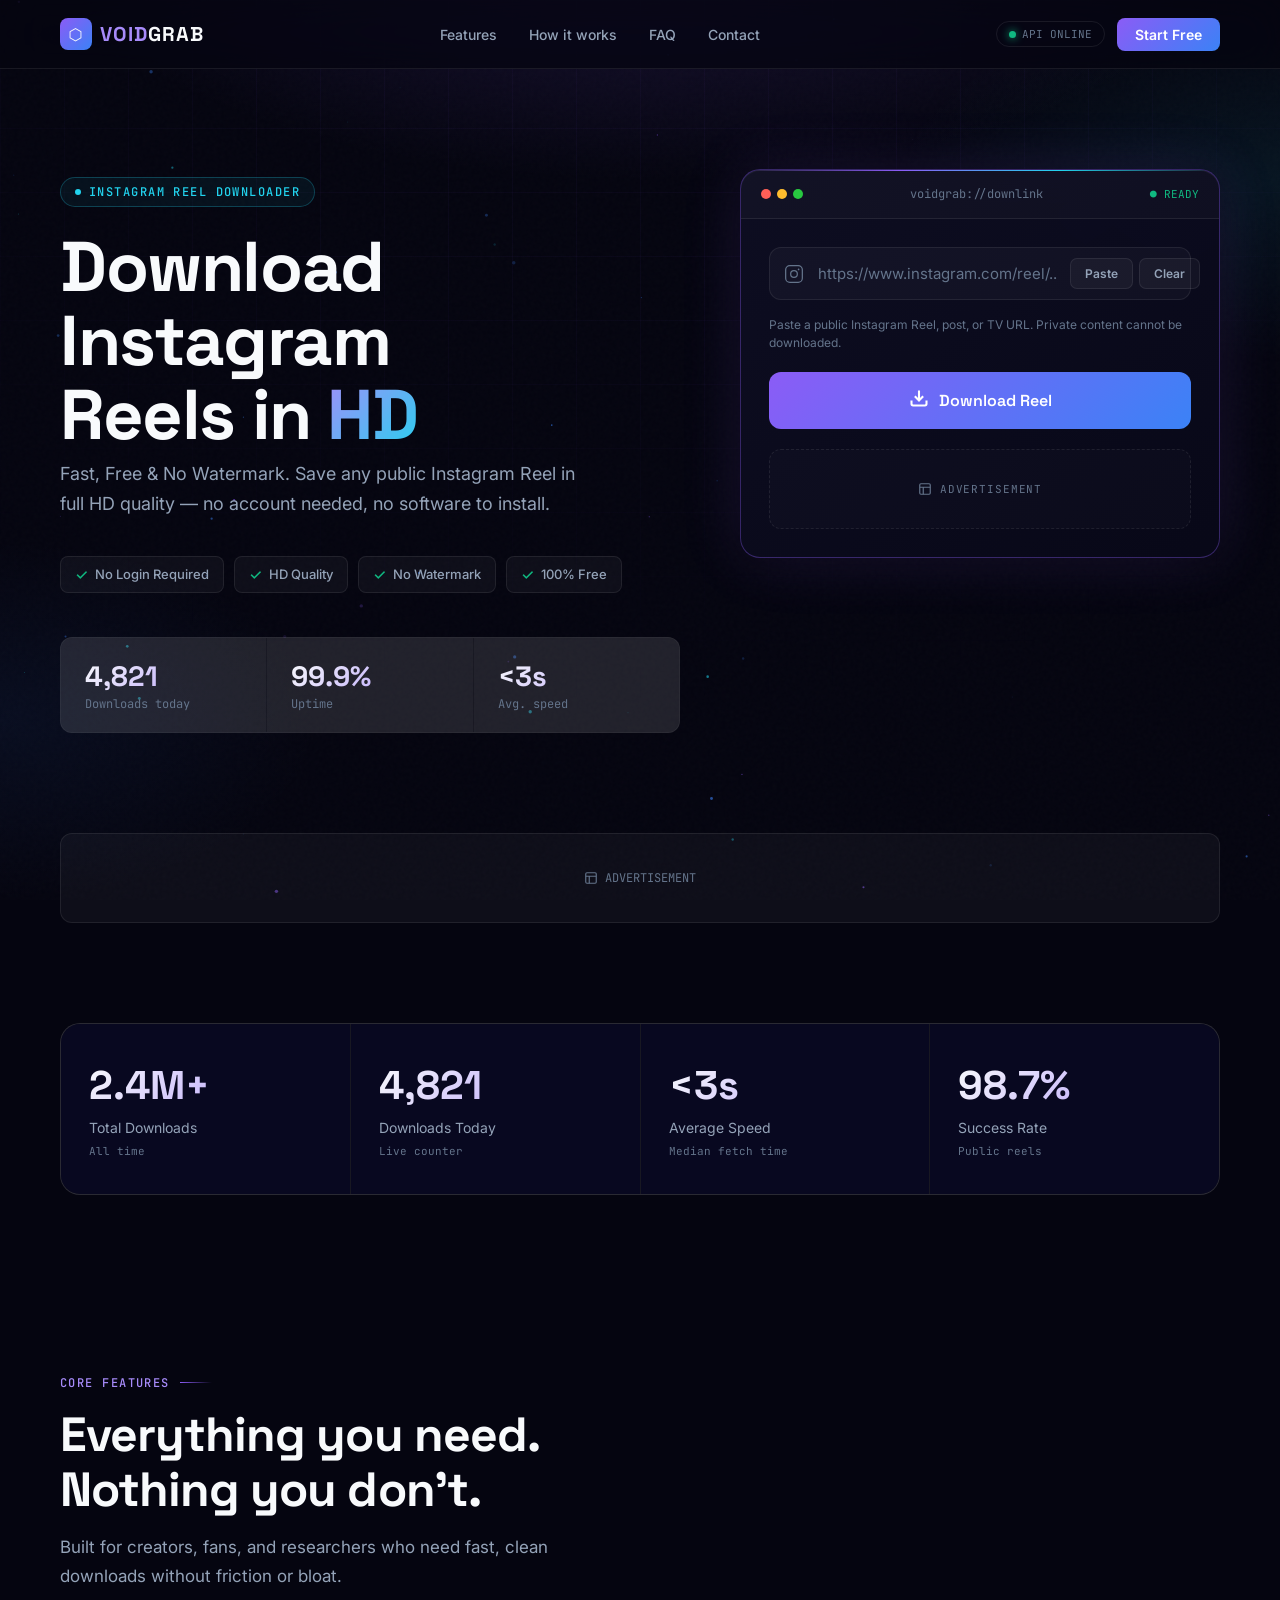
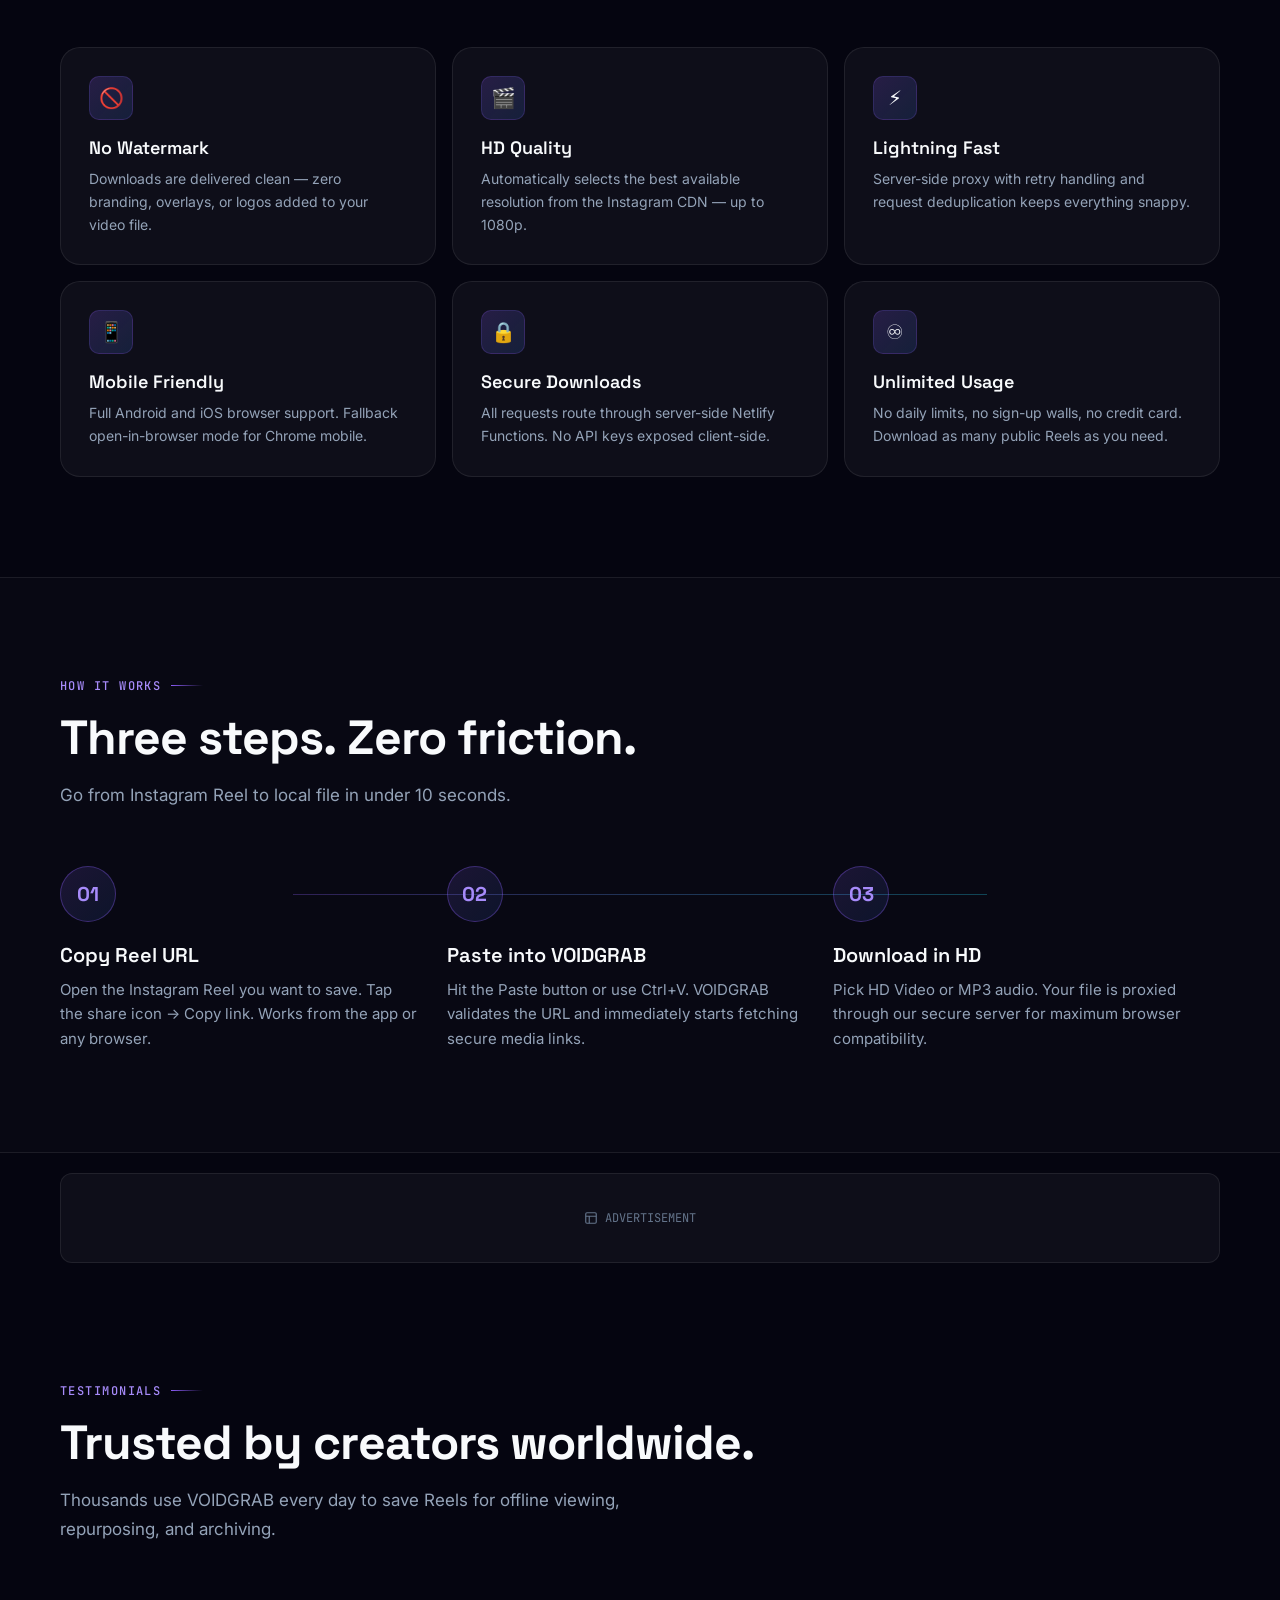
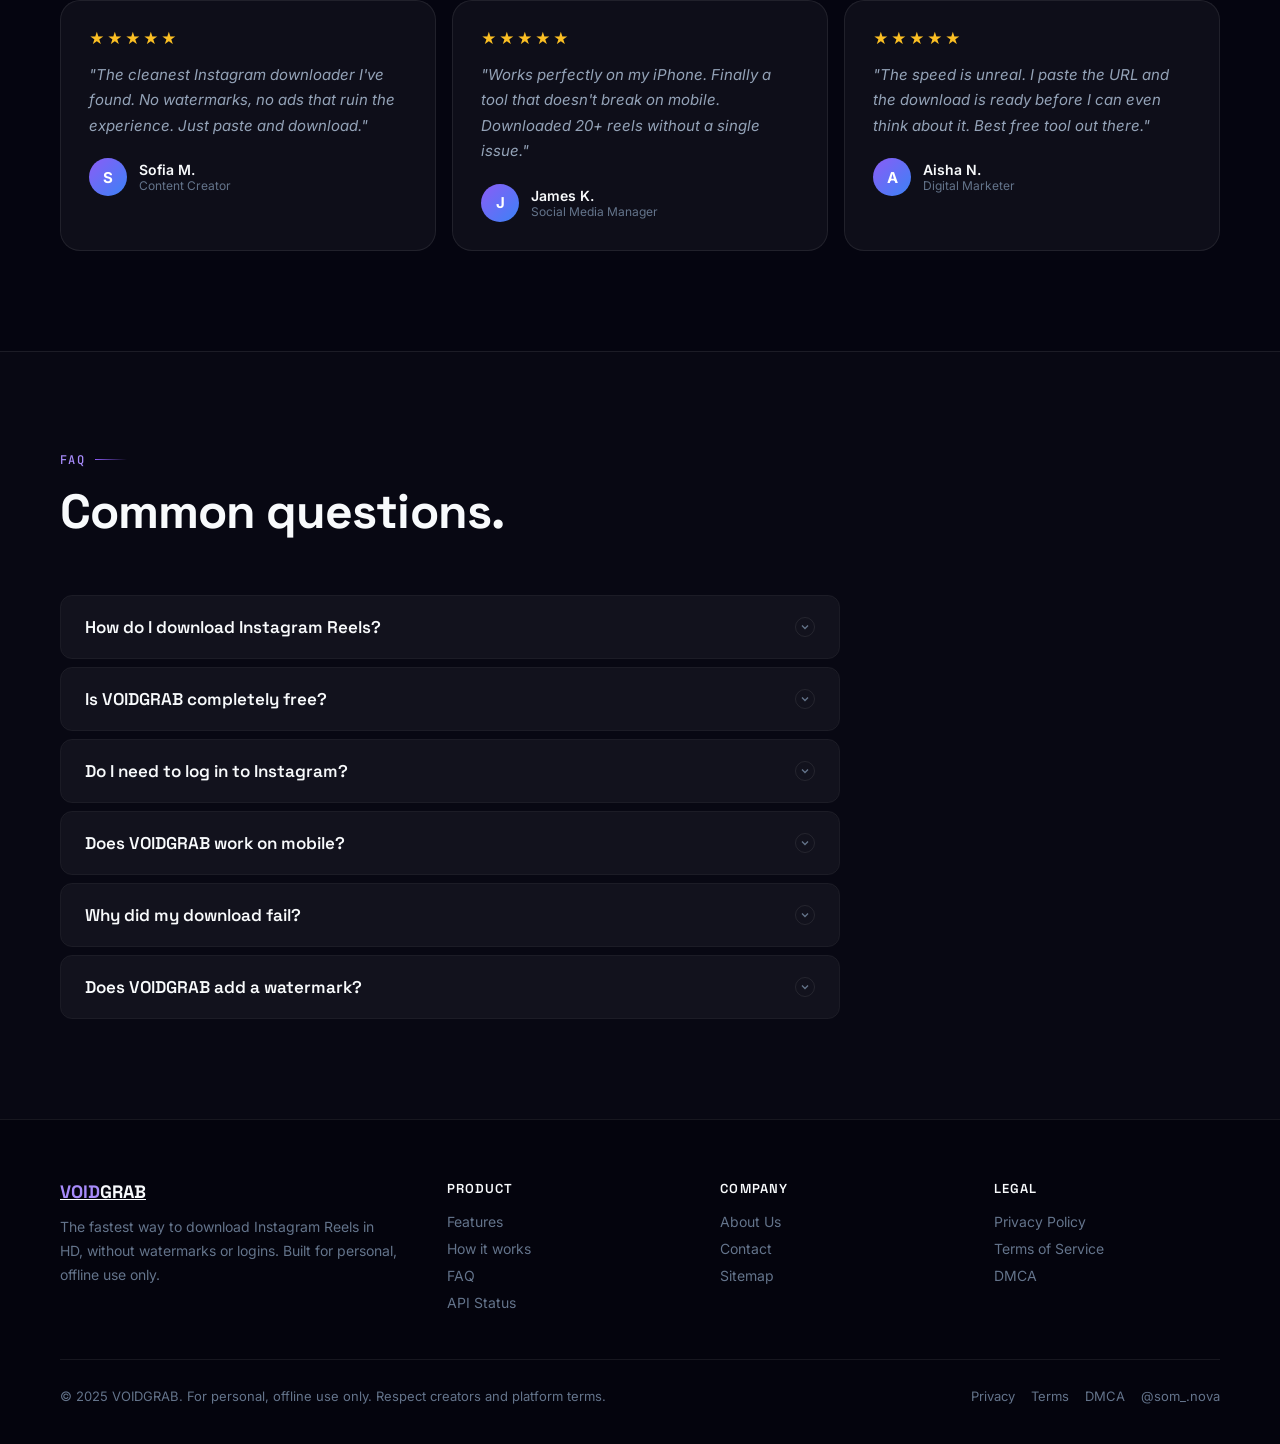
<file: index.html>
<!DOCTYPE html>
<html lang="en">
<head>
  <meta charset="UTF-8">
  <meta name="viewport" content="width=device-width, initial-scale=1.0">
  <title>VOIDGRAB — Download Instagram Reels in HD, Free & No Watermark</title>
  <meta name="description" content="VOIDGRAB is the fastest way to download Instagram Reels in HD. No login, no watermark, 100% free. Paste a Reel URL and save instantly.">
  <link rel="canonical" href="https://instaviddown.netlify.app/">
  <meta property="og:type" content="website">
  <meta property="og:title" content="VOIDGRAB — Download Instagram Reels in HD">
  <meta property="og:description" content="Fast, free Instagram Reel downloader. No watermark, no login required. Works on mobile.">
  <meta property="og:url" content="https://instaviddown.netlify.app/">
  <meta property="og:site_name" content="VOIDGRAB">
  <meta property="og:image" content="https://instaviddown.netlify.app/og-image.svg">
  <meta name="twitter:card" content="summary_large_image">
  <meta name="twitter:title" content="VOIDGRAB — Download Instagram Reels in HD">
  <meta name="twitter:description" content="Paste a public Instagram Reel URL and download HD video without watermark.">
  <meta name="theme-color" content="#050510">
  <link rel="preconnect" href="https://fonts.googleapis.com">
  <link rel="preconnect" href="https://fonts.gstatic.com" crossorigin>
  <link href="https://fonts.googleapis.com/css2?family=Inter:wght@300;400;500;600;700&family=Space+Grotesk:wght@500;600;700&family=JetBrains+Mono:wght@400;500&display=swap" rel="stylesheet">

  <script type="application/ld+json">
  {
    "@context": "https://schema.org",
    "@type": "WebApplication",
    "name": "VOIDGRAB",
    "url": "https://instaviddown.netlify.app/",
    "description": "Download Instagram Reels in HD without watermark or login",
    "applicationCategory": "MultimediaApplication",
    "offers": { "@type": "Offer", "price": "0", "priceCurrency": "USD" }
  }
  </script>
  <script type="application/ld+json">
  {"@context":"https://schema.org","@type":"FAQPage","mainEntity":[{"@type":"Question","name":"How do I download Instagram Reels?","acceptedAnswer":{"@type":"Answer","text":"Copy the Instagram Reel URL, paste it into VOIDGRAB, and click Download. Your HD file will be ready in seconds."}},{"@type":"Question","name":"Is VOIDGRAB free to use?","acceptedAnswer":{"@type":"Answer","text":"Yes. VOIDGRAB is completely free with no hidden fees or subscriptions."}},{"@type":"Question","name":"Do I need to log in to Instagram?","acceptedAnswer":{"@type":"Answer","text":"No login or Instagram account is required. Only public content can be downloaded."}},{"@type":"Question","name":"Does it work on mobile devices?","acceptedAnswer":{"@type":"Answer","text":"Yes. VOIDGRAB is mobile-first and works on Android and iOS browsers."}}]}
  </script>

  <style>
    *, *::before, *::after { box-sizing: border-box; margin: 0; padding: 0; }
    :root {
      --bg: #050510;
      --bg2: #080820;
      --surface: rgba(255,255,255,0.04);
      --surface-hover: rgba(255,255,255,0.07);
      --border: rgba(255,255,255,0.08);
      --border-accent: rgba(139,92,246,0.35);
      --purple: #8b5cf6;
      --purple-bright: #a78bfa;
      --cyan: #22d3ee;
      --cyan-dim: rgba(34,211,238,0.15);
      --blue: #3b82f6;
      --text: #f8fafc;
      --text-2: #94a3b8;
      --text-3: #64748b;
      --success: #10b981;
      --error: #f43f5e;
      --font-display: 'Space Grotesk', system-ui, sans-serif;
      --font-body: 'Inter', system-ui, sans-serif;
      --font-mono: 'JetBrains Mono', monospace;
      --radius: 12px;
      --radius-lg: 20px;
      --shadow-glow: 0 0 60px rgba(139,92,246,0.15);
      --shadow-card: 0 4px 24px rgba(0,0,0,0.4);
    }

    html { scroll-behavior: smooth; }
    body {
      background: var(--bg);
      color: var(--text);
      font-family: var(--font-body);
      overflow-x: hidden;
      -webkit-font-smoothing: antialiased;
    }

    /* Background */
    .bg-base {
      position: fixed; inset: 0; z-index: -3;
      background:
        radial-gradient(ellipse 80% 50% at 50% -10%, rgba(139,92,246,0.18) 0%, transparent 60%),
        radial-gradient(ellipse 60% 40% at 100% 20%, rgba(34,211,238,0.08) 0%, transparent 50%),
        radial-gradient(ellipse 50% 40% at 0% 80%, rgba(59,130,246,0.07) 0%, transparent 50%),
        var(--bg);
    }
    .bg-grid {
      position: fixed; inset: 0; z-index: -2;
      background-image:
        linear-gradient(rgba(139,92,246,0.04) 1px, transparent 1px),
        linear-gradient(90deg, rgba(139,92,246,0.04) 1px, transparent 1px);
      background-size: 64px 64px;
      mask-image: radial-gradient(ellipse 100% 100% at 50% 0%, black 30%, transparent 80%);
    }
    .bg-noise {
      position: fixed; inset: 0; z-index: -1; pointer-events: none; opacity: 0.02;
      background-image: url("data:image/svg+xml,%3Csvg viewBox='0 0 256 256' xmlns='http://www.w3.org/2000/svg'%3E%3Cfilter id='noise'%3E%3CfeTurbulence type='fractalNoise' baseFrequency='0.9' numOctaves='4' stitchTiles='stitch'/%3E%3C/filter%3E%3Crect width='100%25' height='100%25' filter='url(%23noise)'/%3E%3C/svg%3E");
    }

    /* Canvas particles */
    #particles { position: fixed; inset: 0; z-index: -1; pointer-events: none; }

    /* Scrollbar */
    ::-webkit-scrollbar { width: 6px; }
    ::-webkit-scrollbar-track { background: var(--bg); }
    ::-webkit-scrollbar-thumb { background: rgba(139,92,246,0.3); border-radius: 3px; }

    /* Layout */
    .wrap { width: min(1160px, calc(100% - 40px)); margin: auto; }
    .sr { position: absolute; width: 1px; height: 1px; overflow: hidden; clip: rect(0,0,0,0); }
    .skip { position: absolute; left: -999px; top: 12px; }
    .skip:focus { left: 12px; z-index: 999; background: var(--purple); color: #fff; padding: 8px 16px; border-radius: var(--radius); }

    /* Nav */
    .nav {
      position: sticky; top: 0; z-index: 50;
      border-bottom: 1px solid var(--border);
      background: rgba(5,5,16,0.8);
      backdrop-filter: blur(24px) saturate(180%);
      -webkit-backdrop-filter: blur(24px) saturate(180%);
    }
    .nav-inner {
      height: 68px; display: flex; align-items: center;
      justify-content: space-between; gap: 24px;
    }
    .logo {
      font-family: var(--font-display);
      font-weight: 700; font-size: 20px;
      letter-spacing: 0.05em; text-decoration: none; color: var(--text);
      display: flex; align-items: center; gap: 8px;
    }
    .logo-icon {
      width: 32px; height: 32px; border-radius: 8px;
      background: linear-gradient(135deg, var(--purple), var(--blue));
      display: flex; align-items: center; justify-content: center;
      font-size: 16px; flex-shrink: 0;
    }
    .logo-v { color: var(--purple-bright); }
    .nav-links { display: flex; gap: 4px; }
    .nav-links a {
      font-size: 14px; font-weight: 500; color: var(--text-2);
      text-decoration: none; padding: 8px 14px; border-radius: 8px;
      transition: color 0.2s, background 0.2s;
    }
    .nav-links a:hover { color: var(--text); background: var(--surface); }
    .nav-right { display: flex; align-items: center; gap: 12px; }
    .status-badge {
      display: flex; align-items: center; gap: 6px;
      font-family: var(--font-mono); font-size: 11px; color: var(--text-3);
      border: 1px solid var(--border); padding: 5px 12px; border-radius: 100px;
    }
    .status-dot {
      width: 7px; height: 7px; border-radius: 50%;
      background: var(--success);
      box-shadow: 0 0 8px var(--success);
      animation: pulse 2s infinite;
    }
    @keyframes pulse { 0%,100% { opacity:1; } 50% { opacity:0.4; } }
    .btn-nav {
      font-family: var(--font-body); font-size: 14px; font-weight: 600;
      padding: 8px 18px; border-radius: 8px;
      background: linear-gradient(135deg, var(--purple), var(--blue));
      color: #fff; border: none; cursor: pointer; text-decoration: none;
      transition: opacity 0.2s, transform 0.2s;
    }
    .btn-nav:hover { opacity: 0.85; transform: translateY(-1px); }

    /* HERO */
    .hero { padding: 100px 0 80px; position: relative; }
    .hero-inner { display: grid; grid-template-columns: 1fr 480px; gap: 60px; align-items: start; }
    .hero-left { padding-top: 8px; }
    .eyebrow {
      display: inline-flex; align-items: center; gap: 8px;
      font-family: var(--font-mono); font-size: 12px; font-weight: 500;
      color: var(--cyan); letter-spacing: 0.12em; text-transform: uppercase;
      padding: 6px 14px; border: 1px solid rgba(34,211,238,0.25);
      border-radius: 100px; background: rgba(34,211,238,0.06);
      margin-bottom: 24px;
    }
    .eyebrow-dot { width: 6px; height: 6px; border-radius: 50%; background: var(--cyan); }
    .hero-headline {
      font-family: var(--font-display);
      font-size: clamp(40px, 5.5vw, 72px);
      font-weight: 700; line-height: 1.05;
      letter-spacing: -0.02em;
      margin-bottom: 6px;
    }
    .hero-headline .accent { 
      background: linear-gradient(135deg, var(--purple-bright) 0%, var(--cyan) 100%);
      -webkit-background-clip: text; -webkit-text-fill-color: transparent;
      background-clip: text;
    }
    .hero-sub {
      font-size: 18px; line-height: 1.7; color: var(--text-2);
      max-width: 520px; margin-bottom: 36px;
    }
    .trust-badges { display: flex; flex-wrap: wrap; gap: 10px; margin-bottom: 44px; }
    .badge {
      display: flex; align-items: center; gap: 7px;
      font-size: 13px; font-weight: 500; color: var(--text-2);
      padding: 8px 14px; border-radius: 8px;
      border: 1px solid var(--border);
      background: var(--surface);
      transition: border-color 0.2s, color 0.2s;
    }
    .badge:hover { border-color: var(--border-accent); color: var(--text); }
    .badge-check { color: var(--success); font-size: 15px; }
    .hero-stats { display: grid; grid-template-columns: repeat(3, 1fr); gap: 1px;
      border: 1px solid var(--border); border-radius: var(--radius);
      overflow: hidden; background: var(--border); }
    .stat-item {
      background: var(--surface); padding: 20px 24px;
      transition: background 0.2s;
    }
    .stat-item:hover { background: var(--surface-hover); }
    .stat-num {
      font-family: var(--font-display); font-size: 28px; font-weight: 700;
      background: linear-gradient(135deg, var(--text) 0%, var(--purple-bright) 100%);
      -webkit-background-clip: text; -webkit-text-fill-color: transparent;
      background-clip: text;
    }
    .stat-label { font-size: 12px; color: var(--text-3); margin-top: 2px; font-family: var(--font-mono); }

    /* DOWNLOAD CARD */
    .download-card {
      border-radius: var(--radius-lg);
      border: 1px solid var(--border-accent);
      background: linear-gradient(145deg, rgba(14,14,35,0.95), rgba(8,8,24,0.98));
      backdrop-filter: blur(20px);
      box-shadow: var(--shadow-glow), var(--shadow-card), inset 0 1px 0 rgba(255,255,255,0.06);
      overflow: hidden;
      position: relative;
    }
    .download-card::before {
      content: ''; position: absolute; top: 0; left: 0; right: 0; height: 1px;
      background: linear-gradient(90deg, transparent, var(--purple), var(--cyan), transparent);
    }
    .card-header {
      display: flex; align-items: center; justify-content: space-between;
      padding: 16px 20px;
      border-bottom: 1px solid var(--border);
      background: rgba(255,255,255,0.02);
    }
    .card-dots { display: flex; gap: 6px; }
    .dot-r { width: 10px; height: 10px; border-radius: 50%; background: #ff5f57; }
    .dot-y { width: 10px; height: 10px; border-radius: 50%; background: #febc2e; }
    .dot-g { width: 10px; height: 10px; border-radius: 50%; background: #28c840; }
    .card-title { font-family: var(--font-mono); font-size: 12px; color: var(--text-3); }
    .card-body { padding: 28px; }

    /* Input */
    .input-wrapper {
      position: relative;
      border: 1px solid var(--border);
      border-radius: var(--radius);
      background: rgba(255,255,255,0.03);
      transition: border-color 0.2s, box-shadow 0.2s;
      margin-bottom: 16px;
    }
    .input-wrapper:focus-within {
      border-color: var(--purple);
      box-shadow: 0 0 0 3px rgba(139,92,246,0.12);
    }
    .input-inner { display: flex; align-items: center; gap: 0; }
    .input-icon {
      flex-shrink: 0; width: 48px; display: flex; align-items: center; justify-content: center;
      color: var(--text-3);
    }
    .input-icon svg { width: 20px; height: 20px; }
    .url-input {
      flex: 1; padding: 16px 12px 16px 0;
      background: transparent; border: none; outline: none;
      color: var(--text); font-family: var(--font-body); font-size: 15px;
      font-weight: 400;
    }
    .url-input::placeholder { color: var(--text-3); }
    .input-actions { display: flex; gap: 6px; padding-right: 10px; }
    .btn-sm {
      font-family: var(--font-body); font-size: 12px; font-weight: 600;
      padding: 7px 14px; border-radius: 7px;
      border: 1px solid var(--border); background: var(--surface);
      color: var(--text-2); cursor: pointer; white-space: nowrap;
      transition: color 0.2s, border-color 0.2s, background 0.2s;
    }
    .btn-sm:hover { color: var(--text); border-color: var(--border-accent); background: var(--surface-hover); }
    .url-help { font-size: 12px; color: var(--text-3); margin-bottom: 20px; line-height: 1.5; }

    .btn-download {
      width: 100%; padding: 16px 24px;
      font-family: var(--font-display); font-size: 16px; font-weight: 600;
      border: none; border-radius: var(--radius);
      background: linear-gradient(135deg, var(--purple) 0%, var(--blue) 100%);
      color: #fff; cursor: pointer;
      display: flex; align-items: center; justify-content: center; gap: 10px;
      transition: opacity 0.2s, transform 0.2s, box-shadow 0.2s;
      position: relative; overflow: hidden;
    }
    .btn-download::before {
      content: ''; position: absolute; inset: 0;
      background: linear-gradient(135deg, rgba(255,255,255,0.1), transparent);
      opacity: 0; transition: opacity 0.2s;
    }
    .btn-download:hover:not(:disabled) { opacity: 0.9; transform: translateY(-1px); box-shadow: 0 8px 24px rgba(139,92,246,0.35); }
    .btn-download:hover:not(:disabled)::before { opacity: 1; }
    .btn-download:disabled { cursor: not-allowed; opacity: 0.6; transform: none; }
    .btn-download svg { width: 20px; height: 20px; flex-shrink: 0; }
    .spinner-ring {
      width: 20px; height: 20px; border: 2px solid rgba(255,255,255,0.3);
      border-top-color: #fff; border-radius: 50%;
      animation: spin 0.7s linear infinite; display: none;
    }
    .btn-download.loading .spinner-ring { display: block; }
    .btn-download.loading .btn-dl-icon { display: none; }
    .btn-download.loading .btn-dl-text { opacity: 0.7; }
    @keyframes spin { to { transform: rotate(360deg); } }

    /* Progress */
    .progress-bar-wrap {
      height: 3px; border-radius: 2px; background: rgba(255,255,255,0.08);
      margin-top: 14px; overflow: hidden; display: none;
    }
    .progress-bar-wrap.show { display: block; }
    .progress-bar {
      height: 100%; border-radius: 2px;
      background: linear-gradient(90deg, var(--purple), var(--cyan));
      transition: width 0.4s ease;
    }
    .progress-label { font-family: var(--font-mono); font-size: 11px; color: var(--text-3); margin-top: 8px; }

    /* Ad slot */
    .ad-slot {
      margin-top: 20px; min-height: 80px;
      border: 1px dashed rgba(255,255,255,0.08);
      border-radius: var(--radius); background: rgba(255,255,255,0.015);
      display: flex; align-items: center; justify-content: center;
      gap: 8px; color: var(--text-3); font-size: 11px;
      font-family: var(--font-mono); letter-spacing: 0.08em;
    }

    /* Result */
    .result-area { display: none; margin-top: 20px; }
    .result-area.show { display: block; animation: fadeUp 0.4s ease; }
    @keyframes fadeUp { from { opacity:0; transform:translateY(10px); } to { opacity:1; transform:translateY(0); } }

    .result-card {
      border: 1px solid rgba(16,185,129,0.2);
      border-radius: var(--radius);
      background: rgba(16,185,129,0.04);
      overflow: hidden;
    }
    .result-media { display: grid; grid-template-columns: 160px 1fr; }
    .result-thumb {
      background: rgba(255,255,255,0.04);
      aspect-ratio: 9/14; min-height: 200px; overflow: hidden;
    }
    .result-thumb img { width: 100%; height: 100%; object-fit: cover; display: block; }
    .result-thumb-empty {
      height: 100%; display: flex; align-items: center; justify-content: center;
      color: var(--text-3); font-family: var(--font-mono); font-size: 11px;
    }
    .result-info { padding: 20px; display: flex; flex-direction: column; gap: 14px; }
    .result-title { font-family: var(--font-display); font-size: 16px; font-weight: 600; line-height: 1.35; }
    .result-meta { display: flex; gap: 8px; flex-wrap: wrap; }
    .meta-chip {
      font-family: var(--font-mono); font-size: 11px;
      padding: 4px 10px; border-radius: 6px;
      border: 1px solid var(--border);
      background: var(--surface); color: var(--text-2);
    }
    .meta-chip.quality { border-color: rgba(139,92,246,0.3); color: var(--purple-bright); background: rgba(139,92,246,0.08); }
    .result-actions { display: flex; flex-direction: column; gap: 8px; }

    .btn-action {
      display: flex; align-items: center; justify-content: center; gap: 8px;
      width: 100%; padding: 12px 20px;
      font-family: var(--font-body); font-size: 14px; font-weight: 600;
      border-radius: var(--radius); cursor: pointer; text-decoration: none;
      transition: opacity 0.2s, transform 0.2s, background 0.2s;
      border: none;
    }
    .btn-action svg { width: 16px; height: 16px; }
    .btn-action-primary {
      background: linear-gradient(135deg, var(--success), #059669);
      color: #fff;
      box-shadow: 0 4px 16px rgba(16,185,129,0.25);
    }
    .btn-action-primary:hover { opacity: 0.88; transform: translateY(-1px); }
    .btn-action-secondary {
      background: var(--surface); color: var(--text-2);
      border: 1px solid var(--border);
    }
    .btn-action-secondary:hover { background: var(--surface-hover); color: var(--text); }

    /* Error */
    .error-area {
      display: none; margin-top: 16px;
      padding: 14px 16px; border-radius: var(--radius);
      border: 1px solid rgba(244,63,94,0.25);
      background: rgba(244,63,94,0.06); color: #fda4af;
      font-size: 14px; line-height: 1.5;
    }
    .error-area.show { display: flex; gap: 10px; align-items: flex-start; }
    .error-icon { flex-shrink: 0; margin-top: 1px; }

    /* Recent */
    .recent-area { display: none; margin-top: 20px; }
    .recent-area.show { display: block; }
    .recent-header {
      font-family: var(--font-mono); font-size: 11px; color: var(--text-3);
      text-transform: uppercase; letter-spacing: 0.1em; margin-bottom: 10px;
    }
    .recent-list { display: flex; flex-direction: column; gap: 6px; }
    .recent-item {
      display: flex; justify-content: space-between; align-items: center; gap: 10px;
      padding: 10px 14px; border-radius: 8px;
      border: 1px solid var(--border); background: var(--surface);
      font-size: 13px; color: var(--text-2);
    }
    .recent-item-title { flex: 1; min-width: 0; overflow: hidden; text-overflow: ellipsis; white-space: nowrap; }
    .recent-badge {
      font-family: var(--font-mono); font-size: 10px;
      padding: 2px 8px; border-radius: 4px;
      background: rgba(139,92,246,0.12); color: var(--purple-bright);
      border: 1px solid rgba(139,92,246,0.2); flex-shrink: 0;
    }

    /* STATS SECTION */
    .stats-section { padding: 80px 0; }
    .stats-grid { display: grid; grid-template-columns: repeat(4, 1fr); gap: 1px;
      border: 1px solid var(--border); border-radius: var(--radius-lg); overflow: hidden;
      background: var(--border); }
    .stats-card {
      background: var(--bg2); padding: 36px 28px;
      display: flex; flex-direction: column; gap: 8px;
      transition: background 0.2s;
    }
    .stats-card:hover { background: rgba(12,12,32,0.9); }
    .stats-num {
      font-family: var(--font-display); font-size: 40px; font-weight: 700;
      background: linear-gradient(135deg, var(--text) 0%, var(--purple-bright) 100%);
      -webkit-background-clip: text; -webkit-text-fill-color: transparent; background-clip: text;
    }
    .stats-label { font-size: 14px; color: var(--text-2); }
    .stats-sub { font-family: var(--font-mono); font-size: 11px; color: var(--text-3); }

    /* SECTIONS */
    .section { padding: 100px 0; }
    .section-eyebrow {
      font-family: var(--font-mono); font-size: 12px; font-weight: 500;
      color: var(--purple-bright); letter-spacing: 0.12em; text-transform: uppercase;
      margin-bottom: 16px; display: flex; align-items: center; gap: 10px;
    }
    .section-eyebrow::after {
      content: ''; flex: 0 0 32px; height: 1px;
      background: linear-gradient(90deg, var(--purple), transparent);
    }
    .section-heading {
      font-family: var(--font-display); font-size: clamp(28px, 4vw, 48px);
      font-weight: 700; letter-spacing: -0.02em; line-height: 1.15;
      margin-bottom: 16px;
    }
    .section-sub { font-size: 17px; color: var(--text-2); line-height: 1.7; max-width: 560px; }

    /* FEATURES */
    .features-grid { display: grid; grid-template-columns: repeat(3, 1fr); gap: 16px; margin-top: 56px; }
    .feature-card {
      border: 1px solid var(--border); border-radius: var(--radius-lg);
      background: var(--surface); padding: 28px;
      transition: border-color 0.25s, background 0.25s, transform 0.25s, box-shadow 0.25s;
      cursor: default; position: relative; overflow: hidden;
    }
    .feature-card::before {
      content: ''; position: absolute; inset: 0; border-radius: inherit;
      background: radial-gradient(circle at var(--mx,50%) var(--my,50%), rgba(139,92,246,0.08), transparent 60%);
      opacity: 0; transition: opacity 0.3s;
    }
    .feature-card:hover { border-color: var(--border-accent); background: var(--surface-hover);
      transform: translateY(-3px); box-shadow: 0 12px 40px rgba(0,0,0,0.3); }
    .feature-card:hover::before { opacity: 1; }
    .feature-icon {
      width: 44px; height: 44px; border-radius: 10px;
      background: linear-gradient(135deg, rgba(139,92,246,0.2), rgba(59,130,246,0.15));
      border: 1px solid rgba(139,92,246,0.2);
      display: flex; align-items: center; justify-content: center;
      margin-bottom: 16px; font-size: 20px;
    }
    .feature-title { font-family: var(--font-display); font-size: 18px; font-weight: 600; margin-bottom: 8px; }
    .feature-desc { font-size: 14px; color: var(--text-2); line-height: 1.65; }

    /* HOW IT WORKS */
    .how-grid { display: grid; grid-template-columns: repeat(3, 1fr); gap: 0; margin-top: 56px;
      position: relative; }
    .how-grid::before {
      content: ''; position: absolute; top: 28px; left: calc(16.66% + 40px); right: calc(16.66% + 40px);
      height: 1px; background: linear-gradient(90deg, var(--purple), var(--cyan));
      opacity: 0.3;
    }
    .how-step { padding: 0 28px 0 0; position: relative; }
    .step-num {
      width: 56px; height: 56px; border-radius: 50%;
      border: 1px solid var(--border-accent);
      background: linear-gradient(135deg, rgba(139,92,246,0.15), rgba(59,130,246,0.1));
      display: flex; align-items: center; justify-content: center;
      font-family: var(--font-display); font-size: 20px; font-weight: 700;
      color: var(--purple-bright); margin-bottom: 20px;
      position: relative; z-index: 1;
    }
    .step-title { font-family: var(--font-display); font-size: 20px; font-weight: 600; margin-bottom: 10px; }
    .step-desc { font-size: 15px; color: var(--text-2); line-height: 1.65; }

    /* TESTIMONIALS */
    .testimonials-grid { display: grid; grid-template-columns: repeat(3, 1fr); gap: 16px; margin-top: 56px; }
    .testimonial-card {
      border: 1px solid var(--border); border-radius: var(--radius-lg);
      background: var(--surface); padding: 28px;
      transition: border-color 0.2s, transform 0.2s;
    }
    .testimonial-card:hover { border-color: var(--border-accent); transform: translateY(-2px); }
    .stars { color: #fbbf24; font-size: 15px; margin-bottom: 14px; letter-spacing: 2px; }
    .testimonial-text { font-size: 15px; color: var(--text-2); line-height: 1.7; margin-bottom: 20px; font-style: italic; }
    .testimonial-author { display: flex; align-items: center; gap: 12px; }
    .author-avatar {
      width: 38px; height: 38px; border-radius: 50%;
      background: linear-gradient(135deg, var(--purple), var(--blue));
      display: flex; align-items: center; justify-content: center;
      font-weight: 700; font-size: 15px; color: #fff; flex-shrink: 0;
    }
    .author-name { font-weight: 600; font-size: 14px; }
    .author-handle { font-size: 12px; color: var(--text-3); }

    /* FAQ */
    .faq-list { display: flex; flex-direction: column; gap: 8px; margin-top: 56px; max-width: 780px; }
    .faq-item { border: 1px solid var(--border); border-radius: var(--radius); overflow: hidden; }
    .faq-btn {
      width: 100%; text-align: left; padding: 20px 24px;
      background: var(--surface); border: none; color: var(--text);
      font-family: var(--font-display); font-size: 17px; font-weight: 600;
      cursor: pointer; display: flex; justify-content: space-between; align-items: center; gap: 16px;
      transition: background 0.2s;
    }
    .faq-btn:hover { background: var(--surface-hover); }
    .faq-btn:focus-visible { outline: 2px solid var(--purple); outline-offset: 2px; }
    .faq-chevron {
      flex-shrink: 0; width: 20px; height: 20px;
      border: 1px solid var(--border); border-radius: 50%;
      display: flex; align-items: center; justify-content: center;
      transition: transform 0.25s, border-color 0.2s, background 0.2s;
      color: var(--text-3); font-size: 14px;
    }
    .faq-item.open .faq-chevron {
      transform: rotate(180deg);
      border-color: var(--purple); background: rgba(139,92,246,0.1); color: var(--purple-bright);
    }
    .faq-panel {
      display: none; padding: 0 24px 22px;
      border-top: 1px solid var(--border);
      background: rgba(255,255,255,0.015);
      font-size: 15px; color: var(--text-2); line-height: 1.7;
    }
    .faq-panel p { padding-top: 18px; }
    .faq-item.open .faq-panel { display: block; animation: fadeIn 0.2s ease; }
    @keyframes fadeIn { from { opacity:0; } to { opacity:1; } }

    /* AD BLOCKS */
    .ad-section { padding: 20px 0; }
    .ad-banner {
      border: 1px solid var(--border); border-radius: var(--radius); 
      background: var(--surface); min-height: 90px;
      display: flex; align-items: center; justify-content: center;
      color: var(--text-3); font-size: 12px; font-family: var(--font-mono);
    }

    /* FOOTER */
    footer {
      border-top: 1px solid var(--border);
      padding: 60px 0 40px;
      background: rgba(4,4,12,0.6);
    }
    .footer-grid { display: grid; grid-template-columns: 1.5fr 1fr 1fr 1fr; gap: 48px; margin-bottom: 48px; }
    .footer-brand p { font-size: 14px; color: var(--text-3); line-height: 1.7; margin-top: 12px; }
    .footer-col-title {
      font-family: var(--font-display); font-size: 13px; font-weight: 600;
      text-transform: uppercase; letter-spacing: 0.08em; color: var(--text);
      margin-bottom: 16px;
    }
    .footer-links { display: flex; flex-direction: column; gap: 10px; }
    .footer-links a {
      font-size: 14px; color: var(--text-3); text-decoration: none;
      transition: color 0.2s;
    }
    .footer-links a:hover { color: var(--text); }
    .footer-bottom {
      display: flex; align-items: center; justify-content: space-between; gap: 16px;
      padding-top: 28px; border-top: 1px solid var(--border);
      font-size: 13px; color: var(--text-3); flex-wrap: wrap;
    }
    .footer-logo { font-family: var(--font-display); font-weight: 700; font-size: 18px; color: var(--text); margin-bottom: 12px; display: block; }
    .footer-logo .v { color: var(--purple-bright); }

    /* TOAST */
    .toast-container { position: fixed; right: 20px; bottom: 20px; z-index: 100; display: flex; flex-direction: column; gap: 8px; }
    .toast {
      padding: 14px 18px 14px 14px;
      border-radius: var(--radius);
      border: 1px solid var(--border);
      background: rgba(14,14,35,0.96);
      backdrop-filter: blur(16px);
      color: var(--text); font-size: 14px;
      box-shadow: 0 8px 32px rgba(0,0,0,0.4);
      display: flex; align-items: center; gap: 10px;
      animation: slideIn 0.3s ease;
      min-width: 240px; max-width: 320px;
    }
    .toast.ok { border-color: rgba(16,185,129,0.3); }
    .toast.err { border-color: rgba(244,63,94,0.3); }
    .toast-dot { width: 8px; height: 8px; border-radius: 50%; flex-shrink: 0; }
    .toast.ok .toast-dot { background: var(--success); }
    .toast.err .toast-dot { background: var(--error); }
    @keyframes slideIn { from { opacity:0; transform:translateX(20px); } to { opacity:1; transform:translateX(0); } }

    /* Skeleton loader */
    .skeleton {
      background: linear-gradient(90deg, rgba(255,255,255,0.04) 25%, rgba(255,255,255,0.08) 50%, rgba(255,255,255,0.04) 75%);
      background-size: 200% 100%;
      animation: shimmer 1.5s infinite;
      border-radius: 6px;
    }
    @keyframes shimmer { 0% { background-position: 200% 0; } 100% { background-position: -200% 0; } }
    .skeleton-card { padding: 20px; display: flex; gap: 16px; }
    .skeleton-thumb { width: 120px; height: 160px; border-radius: 8px; flex-shrink: 0; }
    .skeleton-lines { flex: 1; display: flex; flex-direction: column; gap: 10px; padding-top: 8px; }
    .skeleton-line { height: 14px; }
    .skeleton-line.w60 { width: 60%; }
    .skeleton-line.w80 { width: 80%; }
    .skeleton-line.w40 { width: 40%; }

    /* Glow decorations */
    .glow-orb {
      position: absolute; border-radius: 50%; pointer-events: none; filter: blur(80px);
    }
    .glow-purple { width: 400px; height: 400px; background: rgba(139,92,246,0.12); }
    .glow-cyan { width: 300px; height: 300px; background: rgba(34,211,238,0.08); }

    /* NEON BORDER ANIMATION */
    @keyframes borderGlow {
      0%, 100% { border-color: rgba(139,92,246,0.35); box-shadow: 0 0 60px rgba(139,92,246,0.15); }
      50% { border-color: rgba(34,211,238,0.35); box-shadow: 0 0 60px rgba(34,211,238,0.12); }
    }
    .download-card { animation: borderGlow 4s ease-in-out infinite; }

    /* Mobile */
    @media (max-width: 900px) {
      .nav-links { display: none; }
      .hero-inner { grid-template-columns: 1fr; gap: 48px; }
      .hero { padding: 60px 0 56px; }
      .stats-grid { grid-template-columns: repeat(2, 1fr); }
      .features-grid { grid-template-columns: 1fr 1fr; }
      .how-grid { grid-template-columns: 1fr; gap: 32px; }
      .how-grid::before { display: none; }
      .testimonials-grid { grid-template-columns: 1fr; }
      .footer-grid { grid-template-columns: 1fr 1fr; gap: 32px; }
      .section { padding: 72px 0; }
    }
    @media (max-width: 600px) {
      .features-grid { grid-template-columns: 1fr; }
      .stats-grid { grid-template-columns: 1fr 1fr; }
      .footer-grid { grid-template-columns: 1fr; }
      .result-media { grid-template-columns: 1fr; }
      .hero-stats { grid-template-columns: 1fr; }
      .trust-badges { gap: 8px; }
      .badge { font-size: 12px; padding: 7px 12px; }
      .input-actions { display: none; }
      .wrap { width: calc(100% - 32px); }
    }
    @media (prefers-reduced-motion: reduce) {
      *, *::before, *::after { animation: none !important; transition: none !important; }
    }
  </style>
</head>
<body>
  <div class="bg-base"></div>
  <div class="bg-grid"></div>
  <div class="bg-noise"></div>
  <canvas id="particles"></canvas>

  <a class="skip" href="#download">Skip to downloader</a>

  <!-- NAV -->
  <header class="nav">
    <div class="wrap nav-inner">
      <a class="logo" href="/">
        <div class="logo-icon">⬡</div>
        <span><span class="logo-v">VOID</span>GRAB</span>
      </a>
      <nav class="nav-links" aria-label="Primary">
        <a href="#features">Features</a>
        <a href="#how-it-works">How it works</a>
        <a href="#faq">FAQ</a>
        <a href="/contact.html">Contact</a>
      </nav>
      <div class="nav-right">
        <div class="status-badge" aria-label="API Status">
          <span class="status-dot"></span>
          <span>API ONLINE</span>
        </div>
        <a class="btn-nav" href="#download">Start Free</a>
      </div>
    </div>
  </header>

  <main id="main">

    <!-- HERO -->
    <section class="hero">
      <div class="wrap">
        <div class="hero-inner">
          <!-- Left -->
          <div class="hero-left">
            <div class="eyebrow">
              <span class="eyebrow-dot"></span>
              Instagram Reel Downloader
            </div>
            <h1 class="hero-headline">
              Download Instagram<br>
              Reels in <span class="accent">HD</span>
            </h1>
            <p class="hero-sub">
              Fast, Free &amp; No Watermark. Save any public Instagram Reel in full HD quality — 
              no account needed, no software to install.
            </p>
            <div class="trust-badges" aria-label="Trust indicators">
              <span class="badge"><span class="badge-check">✓</span> No Login Required</span>
              <span class="badge"><span class="badge-check">✓</span> HD Quality</span>
              <span class="badge"><span class="badge-check">✓</span> No Watermark</span>
              <span class="badge"><span class="badge-check">✓</span> 100% Free</span>
            </div>
            <div class="hero-stats" aria-label="Service statistics">
              <div class="stat-item">
                <div class="stat-num" id="stat-today">4,821</div>
                <div class="stat-label">Downloads today</div>
              </div>
              <div class="stat-item">
                <div class="stat-num">99.9%</div>
                <div class="stat-label">Uptime</div>
              </div>
              <div class="stat-item">
                <div class="stat-num">&lt;3s</div>
                <div class="stat-label">Avg. speed</div>
              </div>
            </div>
          </div>

          <!-- Download Card -->
          <div class="download-card" id="download" aria-label="Download panel">
            <div class="card-header">
              <div class="card-dots">
                <div class="dot-r"></div>
                <div class="dot-y"></div>
                <div class="dot-g"></div>
              </div>
              <div class="card-title">voidgrab://downlink</div>
              <div style="font-family:var(--font-mono);font-size:11px;color:var(--success);">● READY</div>
            </div>
            <div class="card-body">
              <h2 class="sr">Download Instagram Reel</h2>
              <div class="input-wrapper">
                <div class="input-inner">
                  <div class="input-icon">
                    <svg viewBox="0 0 24 24" fill="none" stroke="currentColor" stroke-width="1.5">
                      <rect x="2" y="2" width="20" height="20" rx="5" ry="5"/>
                      <circle cx="12" cy="12" r="4"/>
                      <circle cx="17.5" cy="6.5" r="1" fill="currentColor" stroke="none"/>
                    </svg>
                  </div>
                  <input
                    class="url-input" id="main-url" type="url" inputmode="url"
                    autocomplete="off" spellcheck="false"
                    placeholder="https://www.instagram.com/reel/..."
                    aria-describedby="url-help" required
                  >
                  <div class="input-actions">
                    <button class="btn-sm" id="paste-btn" type="button">Paste</button>
                    <button class="btn-sm" id="clear-btn" type="button">Clear</button>
                  </div>
                </div>
              </div>
              <p class="url-help" id="url-help">Paste a public Instagram Reel, post, or TV URL. Private content cannot be downloaded.</p>

              <form id="download-form" novalidate>
                <button class="btn-download" id="grab-btn" type="submit">
                  <span class="spinner-ring" aria-hidden="true"></span>
                  <span class="btn-dl-icon">
                    <svg viewBox="0 0 24 24" fill="none" stroke="currentColor" stroke-width="2.5">
                      <path d="M21 15v4a2 2 0 0 1-2 2H5a2 2 0 0 1-2-2v-4"/>
                      <polyline points="7 10 12 15 17 10"/>
                      <line x1="12" y1="15" x2="12" y2="3"/>
                    </svg>
                  </span>
                  <span class="btn-dl-text">Download Reel</span>
                </button>
              </form>

              <div class="progress-bar-wrap" id="progress-wrap" aria-hidden="true">
                <div class="progress-bar" id="progress-bar" style="width:0%"></div>
              </div>
              <div class="progress-label" id="progress-label" style="display:none"></div>

              <!-- Ad slot -->
              <div class="ad-slot" aria-label="Advertisement">
                <svg width="14" height="14" viewBox="0 0 24 24" fill="none" stroke="currentColor" stroke-width="2"><rect x="3" y="3" width="18" height="18" rx="2"/><path d="M3 9h18M9 21V9"/></svg>
                ADVERTISEMENT
              </div>

              <!-- Result -->
              <div class="result-area" id="result" aria-live="polite"></div>
              <!-- Error -->
              <div class="error-area" id="error-box" role="alert">
                <svg class="error-icon" width="16" height="16" viewBox="0 0 24 24" fill="none" stroke="currentColor" stroke-width="2"><circle cx="12" cy="12" r="10"/><line x1="12" y1="8" x2="12" y2="12"/><line x1="12" y1="16" x2="12.01" y2="16"/></svg>
                <span id="error-text"></span>
              </div>

              <!-- Recent -->
              <div class="recent-area" id="recent">
                <div class="recent-header">Recent Downloads</div>
                <div class="recent-list" id="recent-list"></div>
              </div>
            </div>
          </div>
        </div>
      </div>
    </section>

    <!-- AD BANNER -->
    <div class="ad-section">
      <div class="wrap">
        <div class="ad-banner" aria-label="Advertisement">
          <svg width="14" height="14" viewBox="0 0 24 24" fill="none" stroke="currentColor" stroke-width="2"><rect x="3" y="3" width="18" height="18" rx="2"/><path d="M3 9h18M9 21V9"/></svg>
          &nbsp;ADVERTISEMENT
        </div>
      </div>
    </div>

    <!-- STATS -->
    <section class="stats-section" aria-label="Platform statistics">
      <div class="wrap">
        <div class="stats-grid">
          <div class="stats-card">
            <div class="stats-num" id="stat-total">2.4M+</div>
            <div class="stats-label">Total Downloads</div>
            <div class="stats-sub">All time</div>
          </div>
          <div class="stats-card">
            <div class="stats-num">4,821</div>
            <div class="stats-label">Downloads Today</div>
            <div class="stats-sub">Live counter</div>
          </div>
          <div class="stats-card">
            <div class="stats-num">&lt;3s</div>
            <div class="stats-label">Average Speed</div>
            <div class="stats-sub">Median fetch time</div>
          </div>
          <div class="stats-card">
            <div class="stats-num">98.7%</div>
            <div class="stats-label">Success Rate</div>
            <div class="stats-sub">Public reels</div>
          </div>
        </div>
      </div>
    </section>

    <!-- FEATURES -->
    <section class="section" id="features">
      <div class="wrap">
        <div class="section-eyebrow">Core Features</div>
        <h2 class="section-heading">Everything you need.<br>Nothing you don't.</h2>
        <p class="section-sub">Built for creators, fans, and researchers who need fast, clean downloads without friction or bloat.</p>
        <div class="features-grid">
          <article class="feature-card">
            <div class="feature-icon">🚫</div>
            <div class="feature-title">No Watermark</div>
            <p class="feature-desc">Downloads are delivered clean — zero branding, overlays, or logos added to your video file.</p>
          </article>
          <article class="feature-card">
            <div class="feature-icon">🎬</div>
            <div class="feature-title">HD Quality</div>
            <p class="feature-desc">Automatically selects the best available resolution from the Instagram CDN — up to 1080p.</p>
          </article>
          <article class="feature-card">
            <div class="feature-icon">⚡</div>
            <div class="feature-title">Lightning Fast</div>
            <p class="feature-desc">Server-side proxy with retry handling and request deduplication keeps everything snappy.</p>
          </article>
          <article class="feature-card">
            <div class="feature-icon">📱</div>
            <div class="feature-title">Mobile Friendly</div>
            <p class="feature-desc">Full Android and iOS browser support. Fallback open-in-browser mode for Chrome mobile.</p>
          </article>
          <article class="feature-card">
            <div class="feature-icon">🔒</div>
            <div class="feature-title">Secure Downloads</div>
            <p class="feature-desc">All requests route through server-side Netlify Functions. No API keys exposed client-side.</p>
          </article>
          <article class="feature-card">
            <div class="feature-icon">♾️</div>
            <div class="feature-title">Unlimited Usage</div>
            <p class="feature-desc">No daily limits, no sign-up walls, no credit card. Download as many public Reels as you need.</p>
          </article>
        </div>
      </div>
    </section>

    <!-- HOW IT WORKS -->
    <section class="section" id="how-it-works" style="background:rgba(255,255,255,0.015);border-top:1px solid var(--border);border-bottom:1px solid var(--border);">
      <div class="wrap">
        <div class="section-eyebrow">How it works</div>
        <h2 class="section-heading">Three steps. Zero friction.</h2>
        <p class="section-sub">Go from Instagram Reel to local file in under 10 seconds.</p>
        <div class="how-grid">
          <article class="how-step">
            <div class="step-num">01</div>
            <div class="step-title">Copy Reel URL</div>
            <p class="step-desc">Open the Instagram Reel you want to save. Tap the share icon → Copy link. Works from the app or any browser.</p>
          </article>
          <article class="how-step">
            <div class="step-num">02</div>
            <div class="step-title">Paste into VOIDGRAB</div>
            <p class="step-desc">Hit the Paste button or use Ctrl+V. VOIDGRAB validates the URL and immediately starts fetching secure media links.</p>
          </article>
          <article class="how-step">
            <div class="step-num">03</div>
            <div class="step-title">Download in HD</div>
            <p class="step-desc">Pick HD Video or MP3 audio. Your file is proxied through our secure server for maximum browser compatibility.</p>
          </article>
        </div>
      </div>
    </section>

    <!-- AD BANNER -->
    <div class="ad-section">
      <div class="wrap">
        <div class="ad-banner" aria-label="Advertisement">
          <svg width="14" height="14" viewBox="0 0 24 24" fill="none" stroke="currentColor" stroke-width="2"><rect x="3" y="3" width="18" height="18" rx="2"/><path d="M3 9h18M9 21V9"/></svg>
          &nbsp;ADVERTISEMENT
        </div>
      </div>
    </div>

    <!-- TESTIMONIALS -->
    <section class="section" id="testimonials">
      <div class="wrap">
        <div class="section-eyebrow">Testimonials</div>
        <h2 class="section-heading">Trusted by creators worldwide.</h2>
        <p class="section-sub">Thousands use VOIDGRAB every day to save Reels for offline viewing, repurposing, and archiving.</p>
        <div class="testimonials-grid">
          <article class="testimonial-card">
            <div class="stars">★★★★★</div>
            <p class="testimonial-text">"The cleanest Instagram downloader I've found. No watermarks, no ads that ruin the experience. Just paste and download."</p>
            <div class="testimonial-author">
              <div class="author-avatar">S</div>
              <div>
                <div class="author-name">Sofia M.</div>
                <div class="author-handle">Content Creator</div>
              </div>
            </div>
          </article>
          <article class="testimonial-card">
            <div class="stars">★★★★★</div>
            <p class="testimonial-text">"Works perfectly on my iPhone. Finally a tool that doesn't break on mobile. Downloaded 20+ reels without a single issue."</p>
            <div class="testimonial-author">
              <div class="author-avatar">J</div>
              <div>
                <div class="author-name">James K.</div>
                <div class="author-handle">Social Media Manager</div>
              </div>
            </div>
          </article>
          <article class="testimonial-card">
            <div class="stars">★★★★★</div>
            <p class="testimonial-text">"The speed is unreal. I paste the URL and the download is ready before I can even think about it. Best free tool out there."</p>
            <div class="testimonial-author">
              <div class="author-avatar">A</div>
              <div>
                <div class="author-name">Aisha N.</div>
                <div class="author-handle">Digital Marketer</div>
              </div>
            </div>
          </article>
        </div>
      </div>
    </section>

    <!-- FAQ -->
    <section class="section" id="faq" style="background:rgba(255,255,255,0.015);border-top:1px solid var(--border);">
      <div class="wrap">
        <div class="section-eyebrow">FAQ</div>
        <h2 class="section-heading">Common questions.</h2>
        <div class="faq-list" id="faq-list" aria-label="Frequently asked questions"></div>
      </div>
    </section>

  </main>

  <!-- FOOTER -->
  <footer>
    <div class="wrap">
      <div class="footer-grid">
        <div class="footer-brand">
          <a class="footer-logo" href="/"><span class="v">VOID</span>GRAB</a>
          <p>The fastest way to download Instagram Reels in HD, without watermarks or logins. Built for personal, offline use only.</p>
        </div>
        <div>
          <div class="footer-col-title">Product</div>
          <div class="footer-links">
            <a href="#features">Features</a>
            <a href="#how-it-works">How it works</a>
            <a href="#faq">FAQ</a>
            <a href="/.netlify/functions/instagram-download?status=1">API Status</a>
          </div>
        </div>
        <div>
          <div class="footer-col-title">Company</div>
          <div class="footer-links">
            <a href="/about.html">About Us</a>
            <a href="/contact.html">Contact</a>
            <a href="/sitemap.xml">Sitemap</a>
          </div>
        </div>
        <div>
          <div class="footer-col-title">Legal</div>
          <div class="footer-links">
            <a href="/privacy.html">Privacy Policy</a>
            <a href="/terms.html">Terms of Service</a>
            <a href="/dmca.html">DMCA</a>
          </div>
        </div>
      </div>
      <div class="footer-bottom">
        <span>© 2025 VOIDGRAB. For personal, offline use only. Respect creators and platform terms.</span>
        <div style="display:flex;gap:16px;flex-wrap:wrap;">
          <a href="/privacy.html" style="color:var(--text-3);text-decoration:none;">Privacy</a>
          <a href="/terms.html" style="color:var(--text-3);text-decoration:none;">Terms</a>
          <a href="/dmca.html" style="color:var(--text-3);text-decoration:none;">DMCA</a>
          <a href="https://www.instagram.com/som_.nova/" target="_blank" rel="noopener noreferrer" style="color:var(--text-3);text-decoration:none;">@som_.nova</a>
        </div>
      </div>
    </div>
  </footer>

  <div class="toast-container" id="toast-wrap" aria-live="polite"></div>

  <script>
    // ─── PARTICLES ────────────────────────────────────────────
    (function() {
      const canvas = document.getElementById('particles');
      const ctx = canvas.getContext('2d');
      let particles = [];
      const COLORS = ['rgba(139,92,246,', 'rgba(34,211,238,', 'rgba(59,130,246,'];

      function resize() {
        canvas.width = window.innerWidth;
        canvas.height = window.innerHeight;
      }
      resize();
      window.addEventListener('resize', resize);

      for (let i = 0; i < 60; i++) {
        particles.push({
          x: Math.random() * window.innerWidth,
          y: Math.random() * window.innerHeight,
          r: Math.random() * 1.5 + 0.3,
          vx: (Math.random() - 0.5) * 0.3,
          vy: (Math.random() - 0.5) * 0.3,
          a: Math.random() * 0.5 + 0.1,
          c: COLORS[Math.floor(Math.random() * COLORS.length)]
        });
      }

      function draw() {
        ctx.clearRect(0, 0, canvas.width, canvas.height);
        particles.forEach(p => {
          p.x += p.vx; p.y += p.vy;
          if (p.x < 0) p.x = canvas.width;
          if (p.x > canvas.width) p.x = 0;
          if (p.y < 0) p.y = canvas.height;
          if (p.y > canvas.height) p.y = 0;
          ctx.beginPath();
          ctx.arc(p.x, p.y, p.r, 0, Math.PI * 2);
          ctx.fillStyle = p.c + p.a + ')';
          ctx.fill();
        });
        requestAnimationFrame(draw);
      }

      if (!window.matchMedia('(prefers-reduced-motion: reduce)').matches) draw();
    })();

    // ─── FAQ ──────────────────────────────────────────────────
    const faqs = [
      ['How do I download Instagram Reels?', 'Open the Instagram app or website, find the Reel you want, tap the share icon, and copy the link. Then paste that URL into VOIDGRAB above and click Download Reel. Your HD file will be ready in seconds.'],
      ['Is VOIDGRAB completely free?', 'Yes. VOIDGRAB is 100% free with no hidden fees, subscriptions, or rate limits. You can download as many public Reels as you need.'],
      ['Do I need to log in to Instagram?', 'No Instagram account or login is required. VOIDGRAB only works with public content — private accounts and private posts cannot be downloaded.'],
      ['Does VOIDGRAB work on mobile?', 'Yes. VOIDGRAB is designed mobile-first and works on Android and iOS browsers. If your browser blocks the direct download, it falls back to opening the file so you can use your browser\'s save function.'],
      ['Why did my download fail?', 'Downloads fail when the Reel is private, expired, region-blocked, or temporarily unavailable. Make sure you\'re copying a public Reel URL directly from the Instagram app and try again.'],
      ['Does VOIDGRAB add a watermark?', 'Never. VOIDGRAB does not add any branding, watermarks, or overlays to downloaded files.']
    ];

    const faqContainer = document.getElementById('faq-list');
    faqContainer.innerHTML = faqs.map((f, i) => `
      <div class="faq-item">
        <button class="faq-btn" type="button" aria-expanded="false" aria-controls="faq-panel-${i}">
          ${f[0]}
          <span class="faq-chevron" aria-hidden="true">
            <svg width="12" height="12" viewBox="0 0 24 24" fill="none" stroke="currentColor" stroke-width="2.5"><polyline points="6 9 12 15 18 9"/></svg>
          </span>
        </button>
        <div class="faq-panel" id="faq-panel-${i}" role="region"><p>${f[1]}</p></div>
      </div>
    `).join('');

    document.querySelectorAll('.faq-item .faq-btn').forEach(btn => {
      btn.addEventListener('click', () => {
        const item = btn.parentElement;
        const open = item.classList.toggle('open');
        btn.setAttribute('aria-expanded', open);
      });
    });

    // ─── FEATURE CARD MOUSE EFFECT ────────────────────────────
    document.querySelectorAll('.feature-card').forEach(card => {
      card.addEventListener('mousemove', e => {
        const rect = card.getBoundingClientRect();
        card.style.setProperty('--mx', ((e.clientX - rect.left) / rect.width * 100) + '%');
        card.style.setProperty('--my', ((e.clientY - rect.top) / rect.height * 100) + '%');
      });
    });

    // ─── DOWNLOADER LOGIC ─────────────────────────────────────
    const FUNCTION_URL = '/.netlify/functions/instagram-download';
    const form = document.getElementById('download-form');
    const input = document.getElementById('main-url');
    const grabBtn = document.getElementById('grab-btn');
    const resultEl = document.getElementById('result');
    const errorBox = document.getElementById('error-box');
    const errorText = document.getElementById('error-text');
    const recentEl = document.getElementById('recent');
    const recentList = document.getElementById('recent-list');
    const progressWrap = document.getElementById('progress-wrap');
    const progressBar = document.getElementById('progress-bar');
    const progressLabel = document.getElementById('progress-label');

    let activeController = null, lastRequestKey = '';

    document.getElementById('paste-btn').addEventListener('click', async () => {
      try {
        input.value = await navigator.clipboard.readText();
        toast('Pasted from clipboard', 'ok');
        input.focus();
      } catch (e) { toast('Clipboard permission blocked', 'err'); }
    });

    document.getElementById('clear-btn').addEventListener('click', () => {
      input.value = '';
      resultEl.classList.remove('show');
      hideError();
      input.focus();
    });

    form.addEventListener('submit', e => { e.preventDefault(); startGrab(); });
    renderRecent();

    function validInstagramUrl(val) {
      try {
        const u = new URL(val);
        const host = u.hostname.replace(/^www\./, '');
        return ['instagram.com', 'instagr.am'].includes(host) &&
          /(\/(reel|p|tv|share)\/)/.test(u.pathname);
      } catch { return false; }
    }

    function setLoading(on) {
      grabBtn.disabled = on;
      grabBtn.classList.toggle('loading', on);
      input.disabled = on;
    }

    function setProgress(pct, label) {
      progressWrap.classList.toggle('show', pct !== null);
      progressLabel.style.display = pct !== null ? 'block' : 'none';
      if (pct !== null) {
        progressBar.style.width = pct + '%';
        progressLabel.textContent = label || '';
      }
    }

    function toast(msg, type = 'ok') {
      const el = document.createElement('div');
      el.className = 'toast ' + type;
      el.innerHTML = `<span class="toast-dot"></span><span>${msg}</span>`;
      document.getElementById('toast-wrap').appendChild(el);
      setTimeout(() => el.remove(), 4000);
    }

    function showError(msg) {
      errorText.textContent = msg;
      errorBox.classList.add('show');
      resultEl.classList.remove('show');
      setProgress(null);
    }

    function hideError() {
      errorBox.classList.remove('show');
    }

    async function fetchWithTimeout(url, timeout = 22000) {
      console.log('[VOIDGRAB] fetchWithTimeout:', url.slice(0, 120));
      activeController = new AbortController();
      const timer = setTimeout(() => activeController.abort(), timeout);
      try {
        const res = await fetch(url, { signal: activeController.signal, headers: { Accept: 'application/json' } });
        console.log('[VOIDGRAB] API response status:', res.status);
        const text = await res.text();
        console.log('[VOIDGRAB] API response bytes:', text.length, '— first 300:', text.slice(0, 300));
        let data = {};
        try { data = text ? JSON.parse(text) : {}; } catch { throw new Error('Server returned invalid JSON.'); }
        if (!res.ok || data.error) {
          console.error('[VOIDGRAB] API error:', data.error || res.status, '| requestId:', data.requestId);
          throw new Error(data.error || `Server error ${res.status}`);
        }
        return data;
      } finally { clearTimeout(timer); activeController = null; }
    }

    async function retry(fn, tries) {
      let last;
      for (let i = 0; i <= tries; i++) {
        try { return await fn(); } catch (e) {
          last = e;
          if (e.name === 'AbortError' || /valid|private/i.test(e.message)) break;
          await new Promise(r => setTimeout(r, 700 * (i + 1)));
        }
      }
      throw last;
    }

    async function startGrab() {
      const url = input.value.trim();
      hideError();
      if (!validInstagramUrl(url)) {
        toast('Paste a valid Instagram Reel URL', 'err');
        showError('Please paste a valid public Instagram Reel, post, TV, or share URL.');
        return;
      }
      const key = url.toLowerCase();
      if (grabBtn.disabled && key === lastRequestKey && activeController) {
        toast('Request already running', 'err'); return;
      }
      lastRequestKey = key;
      setLoading(true);
      setProgress(15, 'Connecting to Instagram…');

      // Show skeleton
      resultEl.classList.add('show');
      resultEl.innerHTML = `
        <div class="skeleton-card">
          <div class="skeleton skeleton-thumb"></div>
          <div class="skeleton-lines">
            <div class="skeleton skeleton-line w80"></div>
            <div class="skeleton skeleton-line w60"></div>
            <div class="skeleton skeleton-line w40"></div>
          </div>
        </div>`;

      try {
        setProgress(40, 'Fetching media links…');
        const data = await retry(() => fetchWithTimeout(`${FUNCTION_URL}?url=${encodeURIComponent(url)}`), 2);
        setProgress(80, 'Processing…');
        const model = normalize(data, url);
        setProgress(100, 'Ready!');
        setTimeout(() => { setProgress(null); renderResult(model); }, 400);
        saveRecent(model);
        renderRecent();
        toast('Download links ready!', 'ok');
      } catch (err) {
        showError(err.name === 'AbortError'
          ? 'Request timed out. Try again with a fresh Instagram link.'
          : err.message);
        toast('Download failed', 'err');
      } finally {
        setLoading(false);
      }
    }

    function normalize(data, sourceUrl) {
      console.log('[VOIDGRAB] normalize() raw data keys:', Object.keys(data || {}).join(', '));

      // Prefer server-side normalized field (already deduped and filtered)
      if (data.normalized && Array.isArray(data.normalized.links) && data.normalized.links.length) {
        console.log('[VOIDGRAB] Using server normalized field, links:', data.normalized.links.length);
        data.normalized.links.forEach((l, i) =>
          console.log('[VOIDGRAB]   link[' + i + ']', l.quality, l.type, (l.url || '').slice(0, 80))
        );
        return {
          sourceUrl,
          title:     data.normalized.title     || 'Instagram Reel',
          thumbnail: data.normalized.thumbnail || '',
          duration:  data.normalized.duration  || '—',
          fileSize:  data.normalized.fileSize  || 'Calculated on download',
          quality:   data.normalized.quality   || 'HD',
          links:     data.normalized.links,
        };
      }

      // Fallback: scan raw response structure
      console.warn('[VOIDGRAB] No server normalized field — falling back to client scan');
      const base = data.result || data.data || data;
      const links = [];
      const seen = new Set();

      const scan = o => {
        if (!o || typeof o !== 'object') return; // NULL GUARD FIRST
        ['download_url', 'video_url', 'url', 'src', 'hd', 'sd'].forEach(k => {
          const v = o[k];
          if (typeof v === 'string' && /^https?:/i.test(v) && !seen.has(v) && !/instagram\.com\/(reel|p|tv)\//i.test(v)) {
            seen.add(v);
            links.push({ url: v, quality: o.quality || o.label || k.toUpperCase(), type: o.type || 'video' });
          }
        });
        ['links', 'versions', 'medias', 'media', 'videos', 'items', 'resources'].forEach(k => {
          if (Array.isArray(o[k])) {
            o[k].forEach(x => {
              if (typeof x === 'string' && /^https?:/i.test(x) && !seen.has(x)) {
                seen.add(x);
                links.push({ url: x, quality: 'HD', type: 'video' });
              } else {
                scan(x);
              }
            });
          }
        });
      };

      Array.isArray(base) ? base.forEach(scan) : scan(base);
      console.log('[VOIDGRAB] Client scan found', links.length, 'links');
      links.forEach((l, i) => console.log('[VOIDGRAB]   link[' + i + ']', l.quality, l.type, (l.url || '').slice(0, 80)));

      if (!links.length) throw new Error('No downloadable media found. The Reel may be private, expired, or unavailable.');
      return {
        sourceUrl,
        title:     data.title || base.title || base.caption || 'Instagram Reel',
        thumbnail: data.thumbnail || base.thumbnail || base.thumb || base.cover || base.image || '',
        duration:  data.duration || base.duration || '—',
        fileSize:  data.fileSize || base.file_size || 'Calculated on download',
        quality:   links[0].quality || 'HD',
        links,
      };
    }

    function renderResult(m) {
      const safe = s => String(s).replace(/[&<>"']/g, c => ({'&':'&amp;','<':'&lt;','>':'&gt;','"':'&quot;',"'":'&#39;'}[c]));
      const primary = m.links[0];
      const audio = m.links.find(l => /mp3|audio/i.test(`${l.url} ${l.quality} ${l.type}`));
      const audioUrl = audio ? audio.url : primary.url;
      const audioFile = audio ? 'voidgrab_audio.mp3' : 'voidgrab_audio.mp4';

      resultEl.innerHTML = `
        <article class="result-card">
          <div class="result-media">
            <div class="result-thumb">
              ${m.thumbnail
                ? `<img loading="lazy" src="${safe(m.thumbnail)}" alt="Reel thumbnail">`
                : '<div class="result-thumb-empty">NO PREVIEW</div>'}
            </div>
            <div class="result-info">
              <div class="result-title">${safe(m.title).slice(0, 80)}</div>
              <div class="result-meta">
                <span class="meta-chip">⏱ ${safe(String(m.duration))}</span>
                <span class="meta-chip" id="file-size-chip">💾 ${safe(String(m.fileSize))}</span>
                <span class="meta-chip quality">✦ ${safe(String(m.quality))}</span>
              </div>
              <div class="result-actions">
                <button class="btn-action btn-action-primary" onclick="downloadMedia('${encodeURIComponent(primary.url)}','voidgrab_hd_video.mp4',this)">
                  <svg viewBox="0 0 24 24" fill="none" stroke="currentColor" stroke-width="2.5"><path d="M21 15v4a2 2 0 0 1-2 2H5a2 2 0 0 1-2-2v-4"/><polyline points="7 10 12 15 17 10"/><line x1="12" y1="15" x2="12" y2="3"/></svg>
                  Download HD Video
                </button>
                <button class="btn-action btn-action-secondary" onclick="downloadMedia('${encodeURIComponent(audioUrl)}','${audioFile}',this)">
                  <svg viewBox="0 0 24 24" fill="none" stroke="currentColor" stroke-width="2"><path d="M9 18V5l12-2v13"/><circle cx="6" cy="18" r="3"/><circle cx="18" cy="16" r="3"/></svg>
                  ${audio ? 'Download MP3' : 'Download Audio'}
                </button>
                <button class="btn-action btn-action-secondary" onclick="copyDirect('${encodeURIComponent(primary.url)}')">
                  <svg viewBox="0 0 24 24" fill="none" stroke="currentColor" stroke-width="2"><rect x="9" y="9" width="13" height="13" rx="2" ry="2"/><path d="M5 15H4a2 2 0 0 1-2-2V4a2 2 0 0 1 2-2h9a2 2 0 0 1 2 2v1"/></svg>
                  Copy Direct Link
                </button>
              </div>
            </div>
          </div>
        </article>`;

      resultEl.classList.add('show');
    }

    // ---------------------------------------------------------------------------
    // downloadMedia — multi-strategy download with full error handling.
    //
    // Strategy 1: Server proxy (/.netlify/functions/instagram-download?proxy=1)
    //   — Rewrites the Referer/Origin headers so the Instagram CDN accepts the
    //     request. Returns the file as a blob. Works on all browsers.
    //   — If the server returns 413 (FILE_TOO_LARGE) we skip straight to S3.
    //   — If the server returns any other non-ok status we skip to S3.
    //
    // Strategy 2: Direct blob fetch
    //   — Fetches the raw CDN URL from the browser. Works on desktop Chrome/FF
    //     when CORS is open on the CDN. Fails silently on mobile or when the CDN
    //     requires Instagram Referer (most of the time), so we only try this as
    //     a secondary.
    //
    // Strategy 3: window.open fallback
    //   — Opens the CDN URL in a new tab. The browser's built-in video player
    //     will stream it and the user can long-press (mobile) or right-click
    //     (desktop) to save. This ALWAYS works for public content.
    //   — We also inject a visible banner so the user knows what to do.
    // ---------------------------------------------------------------------------
    async function downloadMedia(encoded, filename, btn) {
      const url = decodeURIComponent(encoded);
      const btnSvg = `<svg viewBox="0 0 24 24" fill="none" stroke="currentColor" stroke-width="2.5" width="16" height="16"><path d="M21 15v4a2 2 0 0 1-2 2H5a2 2 0 0 1-2-2v-4"/><polyline points="7 10 12 15 17 10"/><line x1="12" y1="15" x2="12" y2="3"/></svg>`;
      const oldHTML = btn.innerHTML;

      console.log('[VOIDGRAB] downloadMedia called for:', url.slice(0, 80));

      btn.disabled = true;
      btn.innerHTML = `${btnSvg} Downloading…`;

      // ── Helper: trigger blob download ──────────────────────────────────────
      function triggerBlobDownload(blob, fname) {
        const chip = document.getElementById('file-size-chip');
        if (chip) chip.textContent = '💾 ' + (blob.size / 1024 / 1024).toFixed(1) + ' MB';
        const blobUrl = URL.createObjectURL(blob);
        const a = document.createElement('a');
        a.href = blobUrl;
        a.download = fname;
        a.style.display = 'none';
        document.body.appendChild(a);
        a.click();
        a.remove();
        setTimeout(() => URL.revokeObjectURL(blobUrl), 30000);
      }

      // ── Helper: show inline fallback banner ────────────────────────────────
      function showFallbackBanner(openedTab) {
        const existing = document.getElementById('vg-fallback-banner');
        if (existing) existing.remove();
        const banner = document.createElement('div');
        banner.id = 'vg-fallback-banner';
        banner.style.cssText = 'margin-top:12px;padding:12px 16px;background:rgba(139,92,246,.12);border:1px solid rgba(139,92,246,.3);border-radius:10px;font-size:13px;line-height:1.5;color:var(--text-2,#aaa);';
        banner.innerHTML = openedTab
          ? '📂 <strong>Video opened in a new tab.</strong><br>On <strong>mobile</strong>: tap the ⋮ menu → <em>Download</em>, or long-press the video → <em>Save video</em>.<br>On <strong>desktop</strong>: right-click the video → <em>Save video as…</em>'
          : '⚠️ <strong>Automatic download blocked by your browser.</strong><br>Tap <strong>Copy Direct Link</strong> below, then open it in a new tab and save the video from there.';
        const actionsEl = btn.closest('.result-actions');
        if (actionsEl) actionsEl.after(banner);
      }

      // ── Strategy 1: Server proxy ───────────────────────────────────────────
      try {
        console.log('[VOIDGRAB] Strategy 1: server proxy');
        const proxyUrl = `${FUNCTION_URL}?proxy=1&url=${encodeURIComponent(url)}`;
        const res = await fetch(proxyUrl);

        console.log('[VOIDGRAB] Proxy response status:', res.status, 'content-type:', res.headers.get('content-type'));

        if (res.status === 413) {
          // File too large for proxy — server told us explicitly, skip to fallback
          const errData = await res.json().catch(() => ({}));
          console.warn('[VOIDGRAB] Proxy 413 FILE_TOO_LARGE:', errData.message);
          throw Object.assign(new Error(errData.message || 'File too large for proxy'), { skipDirect: true });
        }

        if (!res.ok) {
          const errData = await res.json().catch(() => ({}));
          console.warn('[VOIDGRAB] Proxy non-ok:', res.status, errData.error);
          throw new Error(errData.error || `Proxy returned ${res.status}`);
        }

        const contentType = res.headers.get('content-type') || '';
        // Sanity check: if the proxy returned JSON instead of binary, something went wrong
        if (contentType.includes('application/json')) {
          const errData = await res.json().catch(() => ({}));
          console.warn('[VOIDGRAB] Proxy returned JSON unexpectedly:', errData);
          throw new Error(errData.error || 'Proxy returned unexpected JSON');
        }

        const blob = await res.blob();
        console.log('[VOIDGRAB] Proxy blob size:', blob.size, 'type:', blob.type);

        if (blob.size < 1024) {
          // Suspiciously small — likely an error body, not a video
          const text = await blob.text().catch(() => '');
          console.warn('[VOIDGRAB] Proxy blob too small, likely error:', text.slice(0, 200));
          throw new Error('Proxy returned an incomplete file');
        }

        triggerBlobDownload(blob, filename);
        toast('Download started!', 'ok');
        btn.disabled = false;
        btn.innerHTML = `${btnSvg} Download HD Video`;
        return;

      } catch (proxyErr) {
        console.warn('[VOIDGRAB] Strategy 1 failed:', proxyErr.message);

        // ── Strategy 2: Direct blob fetch (desktop Chrome/FF only) ──────────
        if (!proxyErr.skipDirect) {
          try {
            console.log('[VOIDGRAB] Strategy 2: direct blob fetch');
            const directRes = await fetch(url, { mode: 'cors' });
            if (!directRes.ok) throw new Error(`Direct fetch ${directRes.status}`);
            const blob = await directRes.blob();
            if (blob.size < 1024) throw new Error('Direct blob too small');
            console.log('[VOIDGRAB] Direct blob size:', blob.size);
            triggerBlobDownload(blob, filename);
            toast('Download started!', 'ok');
            btn.disabled = false;
            btn.innerHTML = `${btnSvg} Download HD Video`;
            return;
          } catch (directErr) {
            console.warn('[VOIDGRAB] Strategy 2 failed:', directErr.message);
          }
        }
      }

      // ── Strategy 3: window.open fallback ──────────────────────────────────
      console.log('[VOIDGRAB] Strategy 3: window.open fallback');
      toast('Opening video — save it from the new tab', 'err');
      const newTab = window.open(url, '_blank', 'noopener,noreferrer');
      showFallbackBanner(!!newTab);
      btn.disabled = false;
      btn.innerHTML = `${btnSvg} Download HD Video`;
    }

    async function copyDirect(encoded) {
      try { await navigator.clipboard.writeText(decodeURIComponent(encoded)); toast('Link copied!', 'ok'); }
      catch { toast('Copy failed', 'err'); }
    }

    function saveRecent(m) {
      const list = JSON.parse(localStorage.getItem('voidgrab_recent') || '[]');
      list.unshift({ title: m.title, url: m.sourceUrl, at: new Date().toISOString(), quality: m.quality });
      localStorage.setItem('voidgrab_recent', JSON.stringify(list.slice(0, 10)));
    }

    function renderRecent() {
      const list = JSON.parse(localStorage.getItem('voidgrab_recent') || '[]');
      recentEl.classList.toggle('show', list.length > 0);
      recentList.innerHTML = list.map(x => {
        const safe = s => String(s).replace(/[&<>"']/g, c => ({'&':'&amp;','<':'&lt;','>':'&gt;','"':'&quot;',"'":'&#39;'}[c]));
        return `<div class="recent-item">
          <span class="recent-item-title">${safe(x.title).slice(0, 50)}</span>
          <span class="recent-badge">${safe(x.quality || 'HD')}</span>
        </div>`;
      }).join('');
    }

    // Animate stat counter
    function animateCount(el, end, suffix = '') {
      let start = 0;
      const step = Math.ceil(end / 60);
      const t = setInterval(() => {
        start = Math.min(start + step, end);
        el.textContent = start.toLocaleString() + suffix;
        if (start >= end) clearInterval(t);
      }, 24);
    }

    const todayStat = document.getElementById('stat-today');
    if (todayStat) {
      const io = new IntersectionObserver(entries => {
        if (entries[0].isIntersecting) { animateCount(todayStat, 4821); io.disconnect(); }
      });
      io.observe(todayStat);
    }
  </script>
</body>
</html>
</file>
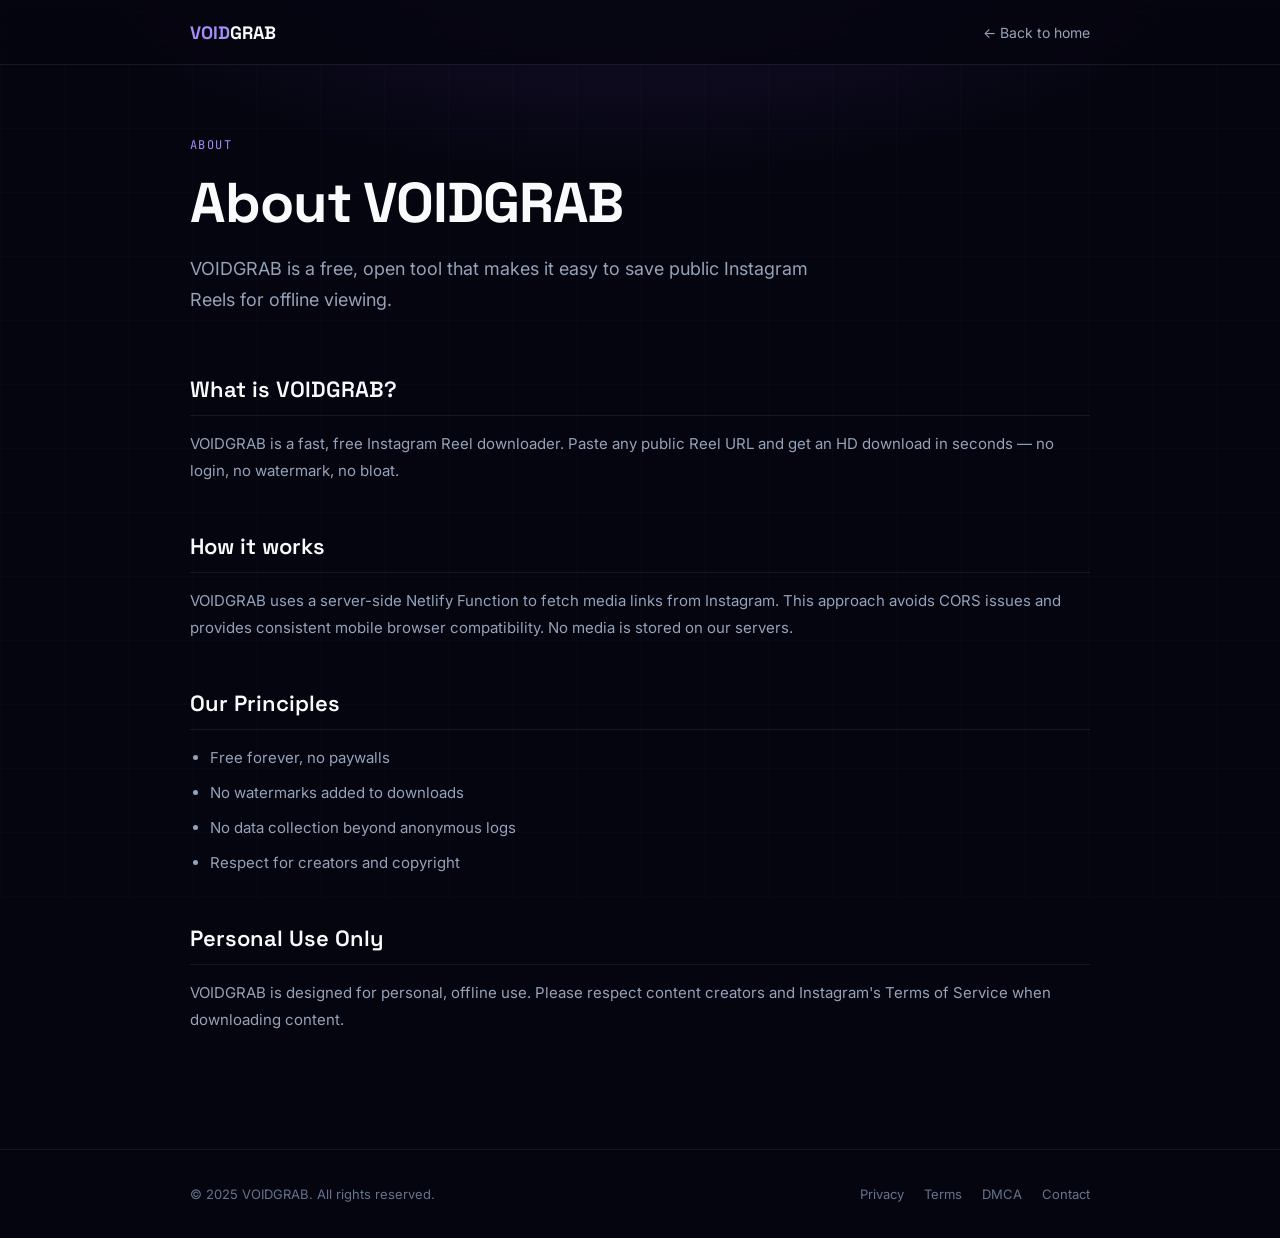
<file: about.html>
<!DOCTYPE html>
<html lang="en">
<head>
  <meta charset="UTF-8">
  <meta name="viewport" content="width=device-width, initial-scale=1.0">
  <title>About VOIDGRAB — VOIDGRAB</title>
  <meta name="robots" content="noindex">
  <link rel="preconnect" href="https://fonts.googleapis.com">
  <link rel="preconnect" href="https://fonts.gstatic.com" crossorigin>
  <link href="https://fonts.googleapis.com/css2?family=Inter:wght@300;400;500;600;700&family=Space+Grotesk:wght@500;600;700&family=JetBrains+Mono:wght@400;500&display=swap" rel="stylesheet">
  <link rel="stylesheet" href="/legal.css">
</head>
<body>
<div class="bg-base"></div>
<div class="bg-grid"></div>
<header class="nav"><div class="wrap nav-inner">
  <a class="logo" href="/"><span class="logo-v">VOID</span>GRAB</a>
  <a class="nav-back" href="/">← Back to home</a>
</div></header>
<main><div class="wrap">
  <div class="page-eyebrow">About</div>
  <h1>About VOIDGRAB</h1>
  <p class="lead">VOIDGRAB is a free, open tool that makes it easy to save public Instagram Reels for offline viewing.</p>
  <div class="content"><h2>What is VOIDGRAB?</h2><p>VOIDGRAB is a fast, free Instagram Reel downloader. Paste any public Reel URL and get an HD download in seconds — no login, no watermark, no bloat.</p><h2>How it works</h2><p>VOIDGRAB uses a server-side Netlify Function to fetch media links from Instagram. This approach avoids CORS issues and provides consistent mobile browser compatibility. No media is stored on our servers.</p><h2>Our Principles</h2><ul><li>Free forever, no paywalls</li><li>No watermarks added to downloads</li><li>No data collection beyond anonymous logs</li><li>Respect for creators and copyright</li></ul><h2>Personal Use Only</h2><p>VOIDGRAB is designed for personal, offline use. Please respect content creators and Instagram's Terms of Service when downloading content.</p></div>
</div></main>
<footer><div class="wrap footer-inner">
  <span>© 2025 VOIDGRAB. All rights reserved.</span>
  <div class="footer-links-row">
    <a href="/privacy.html">Privacy</a>
    <a href="/terms.html">Terms</a>
    <a href="/dmca.html">DMCA</a>
    <a href="/contact.html">Contact</a>
  </div>
</div></footer>
</body>
</html>
</file>
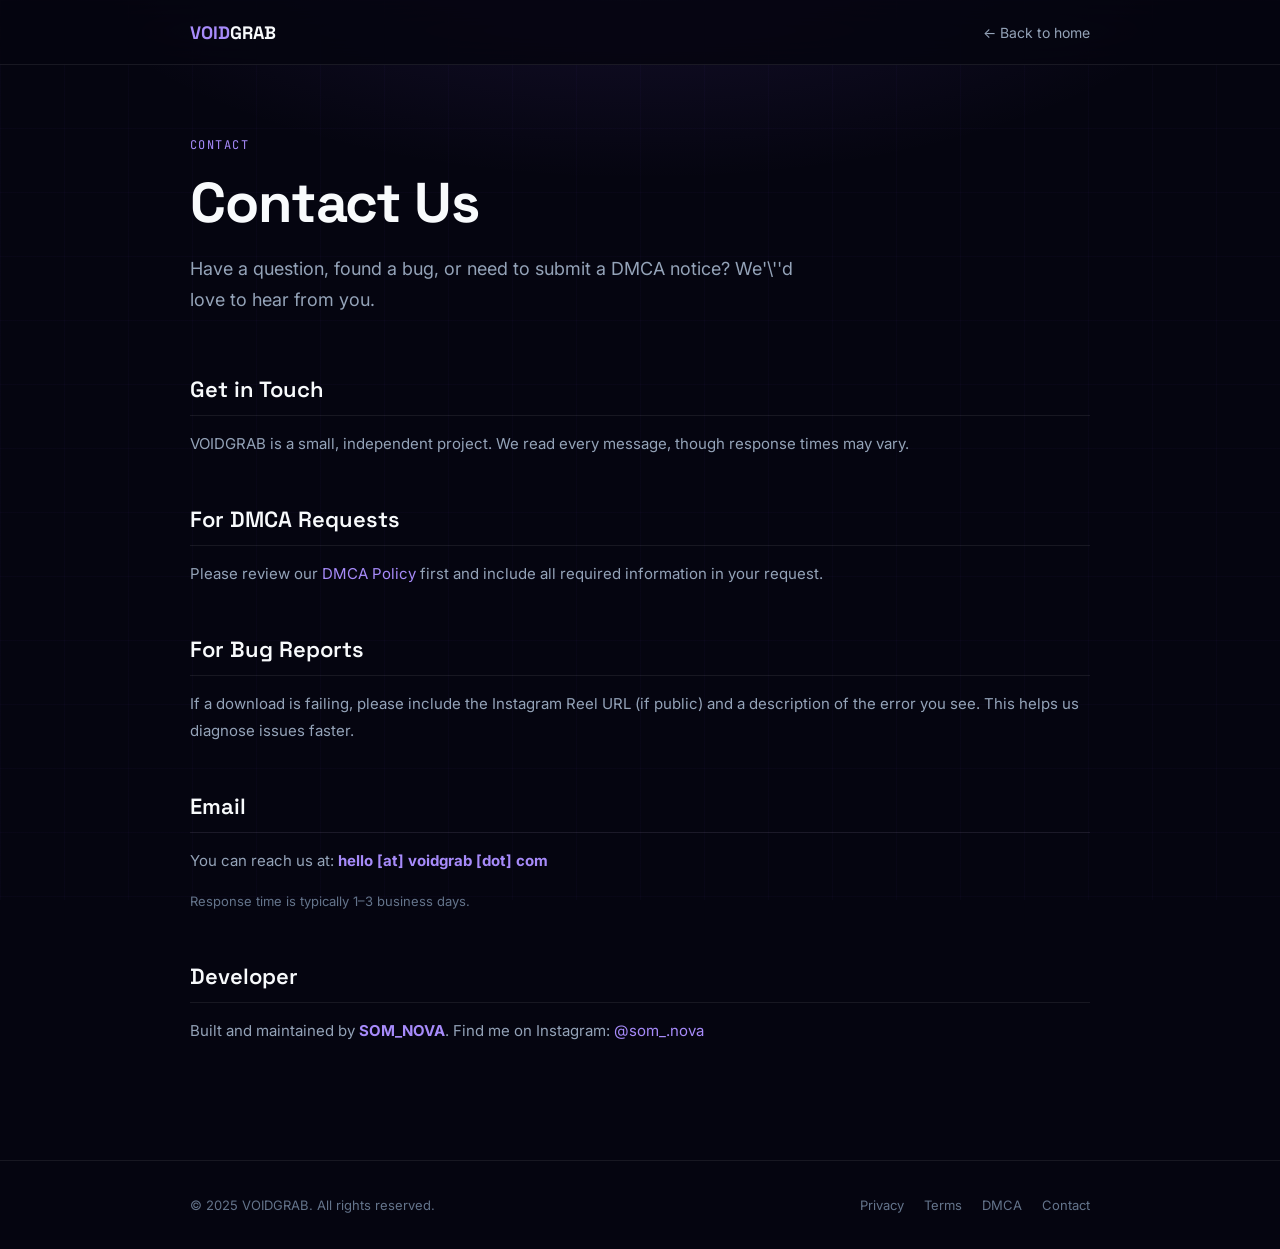
<file: contact.html>
<!DOCTYPE html>
<html lang="en">
<head>
  <meta charset="UTF-8">
  <meta name="viewport" content="width=device-width, initial-scale=1.0">
  <title>Contact Us — VOIDGRAB</title>
  <meta name="robots" content="noindex">
  <link rel="preconnect" href="https://fonts.googleapis.com">
  <link rel="preconnect" href="https://fonts.gstatic.com" crossorigin>
  <link href="https://fonts.googleapis.com/css2?family=Inter:wght@300;400;500;600;700&family=Space+Grotesk:wght@500;600;700&family=JetBrains+Mono:wght@400;500&display=swap" rel="stylesheet">
  <link rel="stylesheet" href="/legal.css">
</head>
<body>
<div class="bg-base"></div>
<div class="bg-grid"></div>
<header class="nav"><div class="wrap nav-inner">
  <a class="logo" href="/"><span class="logo-v">VOID</span>GRAB</a>
  <a class="nav-back" href="/">← Back to home</a>
</div></header>
<main><div class="wrap">
  <div class="page-eyebrow">Contact</div>
  <h1>Contact Us</h1>
  <p class="lead">Have a question, found a bug, or need to submit a DMCA notice? We'\''d love to hear from you.</p>
  <div class="content"><h2>Get in Touch</h2><p>VOIDGRAB is a small, independent project. We read every message, though response times may vary.</p><h2>For DMCA Requests</h2><p>Please review our <a href="/dmca.html">DMCA Policy</a> first and include all required information in your request.</p><h2>For Bug Reports</h2><p>If a download is failing, please include the Instagram Reel URL (if public) and a description of the error you see. This helps us diagnose issues faster.</p><h2>Email</h2><p>You can reach us at: <strong style="color:var(--purple-bright)">hello [at] voidgrab [dot] com</strong></p><p style="color:var(--text-3);font-size:13px;">Response time is typically 1–3 business days.</p><h2>Developer</h2><p>Built and maintained by <strong style="color:var(--purple-bright)">SOM_NOVA</strong>. Find me on Instagram: <a href="https://www.instagram.com/som_.nova/" target="_blank" rel="noopener noreferrer" style="color:var(--purple-bright)">@som_.nova</a></p></div>
</div></main>
<footer><div class="wrap footer-inner">
  <span>© 2025 VOIDGRAB. All rights reserved.</span>
  <div class="footer-links-row">
    <a href="/privacy.html">Privacy</a>
    <a href="/terms.html">Terms</a>
    <a href="/dmca.html">DMCA</a>
    <a href="/contact.html">Contact</a>
  </div>
</div></footer>
</body>
</html>
</file>
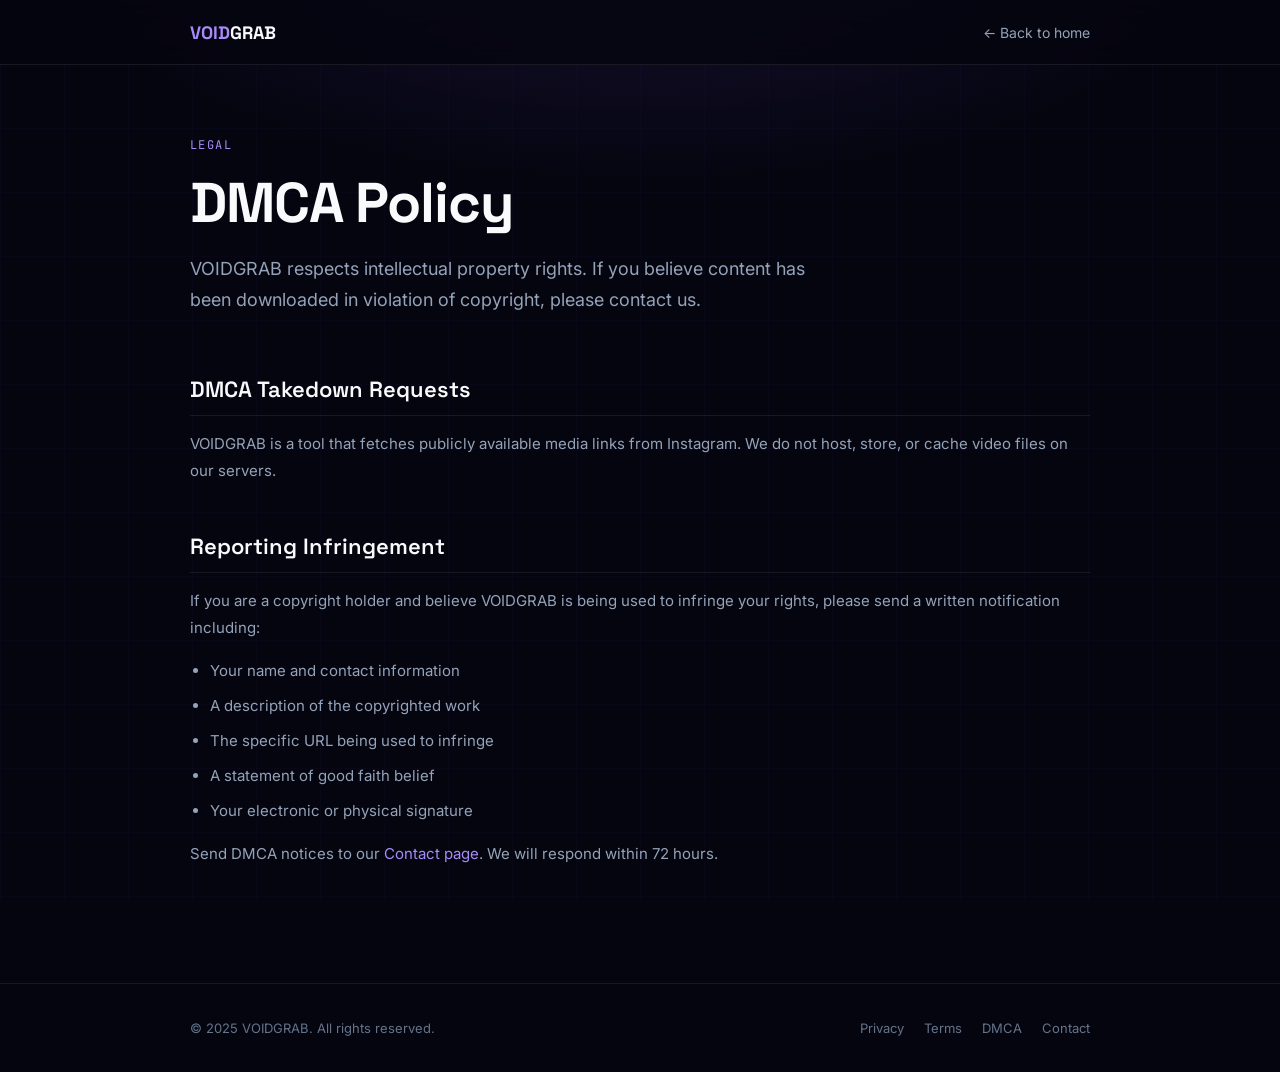
<file: dmca.html>
<!DOCTYPE html>
<html lang="en">
<head>
  <meta charset="UTF-8">
  <meta name="viewport" content="width=device-width, initial-scale=1.0">
  <title>DMCA Policy — VOIDGRAB</title>
  <meta name="robots" content="noindex">
  <link rel="preconnect" href="https://fonts.googleapis.com">
  <link rel="preconnect" href="https://fonts.gstatic.com" crossorigin>
  <link href="https://fonts.googleapis.com/css2?family=Inter:wght@300;400;500;600;700&family=Space+Grotesk:wght@500;600;700&family=JetBrains+Mono:wght@400;500&display=swap" rel="stylesheet">
  <link rel="stylesheet" href="/legal.css">
</head>
<body>
<div class="bg-base"></div>
<div class="bg-grid"></div>
<header class="nav"><div class="wrap nav-inner">
  <a class="logo" href="/"><span class="logo-v">VOID</span>GRAB</a>
  <a class="nav-back" href="/">← Back to home</a>
</div></header>
<main><div class="wrap">
  <div class="page-eyebrow">Legal</div>
  <h1>DMCA Policy</h1>
  <p class="lead">VOIDGRAB respects intellectual property rights. If you believe content has been downloaded in violation of copyright, please contact us.</p>
  <div class="content"><h2>DMCA Takedown Requests</h2><p>VOIDGRAB is a tool that fetches publicly available media links from Instagram. We do not host, store, or cache video files on our servers.</p><h2>Reporting Infringement</h2><p>If you are a copyright holder and believe VOIDGRAB is being used to infringe your rights, please send a written notification including:</p><ul><li>Your name and contact information</li><li>A description of the copyrighted work</li><li>The specific URL being used to infringe</li><li>A statement of good faith belief</li><li>Your electronic or physical signature</li></ul><p>Send DMCA notices to our <a href="/contact.html">Contact page</a>. We will respond within 72 hours.</p></div>
</div></main>
<footer><div class="wrap footer-inner">
  <span>© 2025 VOIDGRAB. All rights reserved.</span>
  <div class="footer-links-row">
    <a href="/privacy.html">Privacy</a>
    <a href="/terms.html">Terms</a>
    <a href="/dmca.html">DMCA</a>
    <a href="/contact.html">Contact</a>
  </div>
</div></footer>
</body>
</html>
</file>
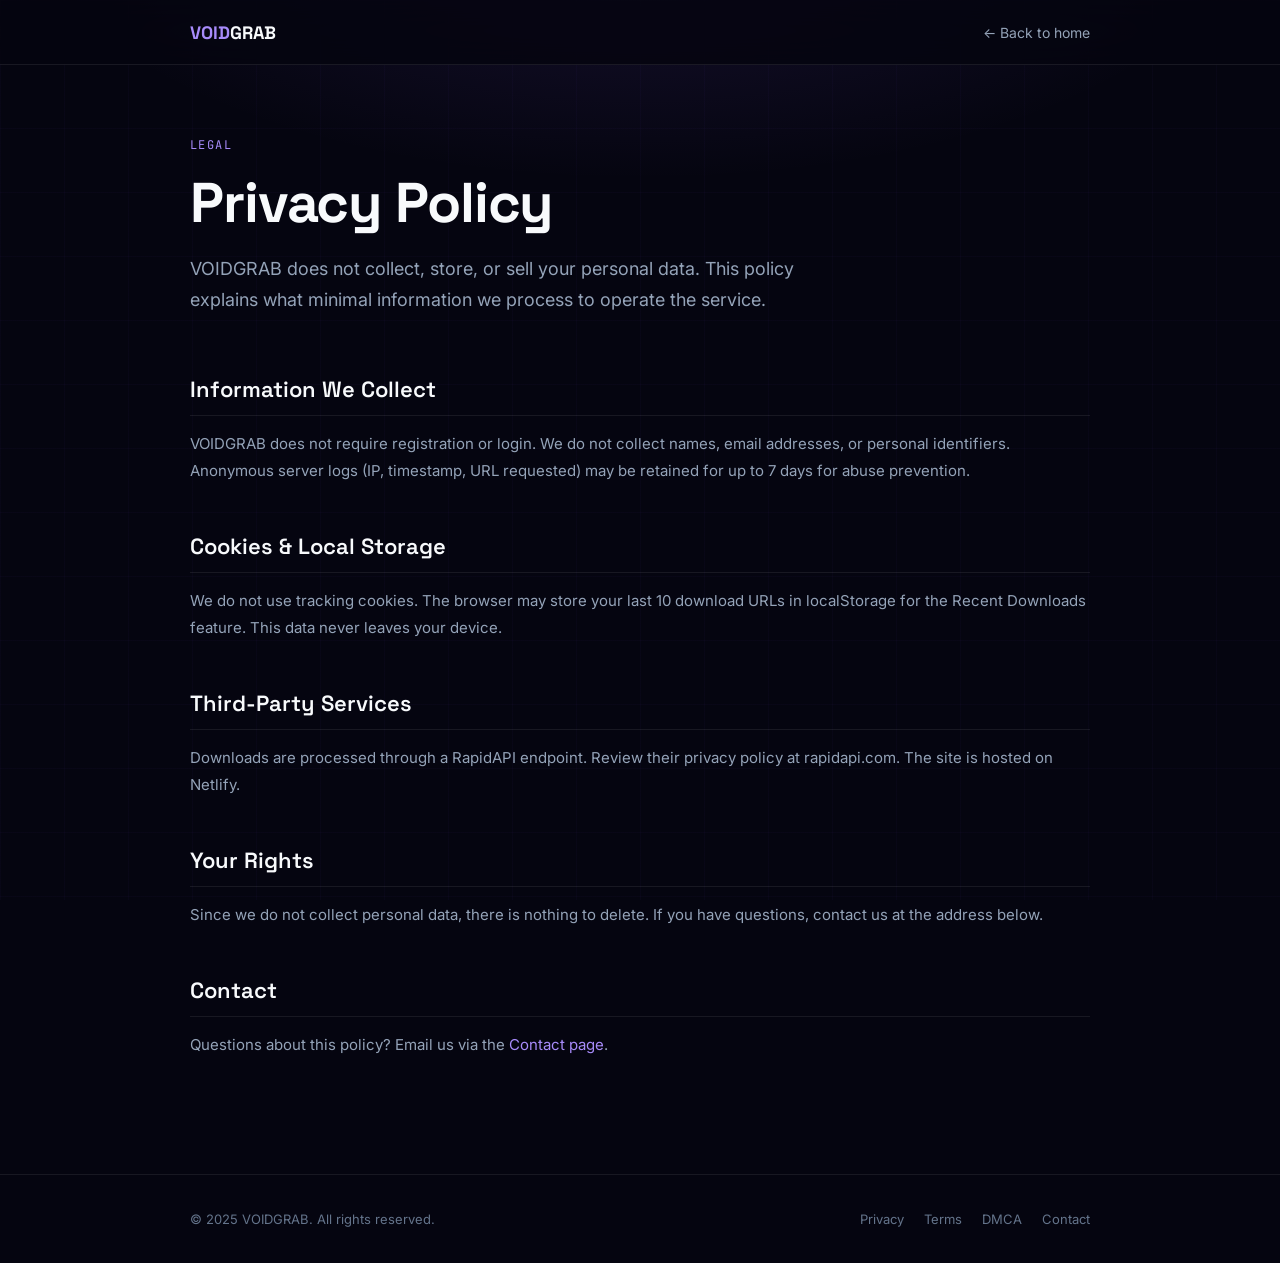
<file: privacy.html>
<!DOCTYPE html>
<html lang="en">
<head>
  <meta charset="UTF-8">
  <meta name="viewport" content="width=device-width, initial-scale=1.0">
  <title>Privacy Policy — VOIDGRAB</title>
  <meta name="robots" content="noindex">
  <link rel="preconnect" href="https://fonts.googleapis.com">
  <link rel="preconnect" href="https://fonts.gstatic.com" crossorigin>
  <link href="https://fonts.googleapis.com/css2?family=Inter:wght@300;400;500;600;700&family=Space+Grotesk:wght@500;600;700&family=JetBrains+Mono:wght@400;500&display=swap" rel="stylesheet">
  <link rel="stylesheet" href="/legal.css">
</head>
<body>
<div class="bg-base"></div>
<div class="bg-grid"></div>
<header class="nav"><div class="wrap nav-inner">
  <a class="logo" href="/"><span class="logo-v">VOID</span>GRAB</a>
  <a class="nav-back" href="/">← Back to home</a>
</div></header>
<main><div class="wrap">
  <div class="page-eyebrow">Legal</div>
  <h1>Privacy Policy</h1>
  <p class="lead">VOIDGRAB does not collect, store, or sell your personal data. This policy explains what minimal information we process to operate the service.</p>
  <div class="content"><h2>Information We Collect</h2><p>VOIDGRAB does not require registration or login. We do not collect names, email addresses, or personal identifiers. Anonymous server logs (IP, timestamp, URL requested) may be retained for up to 7 days for abuse prevention.</p><h2>Cookies & Local Storage</h2><p>We do not use tracking cookies. The browser may store your last 10 download URLs in localStorage for the Recent Downloads feature. This data never leaves your device.</p><h2>Third-Party Services</h2><p>Downloads are processed through a RapidAPI endpoint. Review their privacy policy at rapidapi.com. The site is hosted on Netlify.</p><h2>Your Rights</h2><p>Since we do not collect personal data, there is nothing to delete. If you have questions, contact us at the address below.</p><h2>Contact</h2><p>Questions about this policy? Email us via the <a href="/contact.html">Contact page</a>.</p></div>
</div></main>
<footer><div class="wrap footer-inner">
  <span>© 2025 VOIDGRAB. All rights reserved.</span>
  <div class="footer-links-row">
    <a href="/privacy.html">Privacy</a>
    <a href="/terms.html">Terms</a>
    <a href="/dmca.html">DMCA</a>
    <a href="/contact.html">Contact</a>
  </div>
</div></footer>
</body>
</html>
</file>
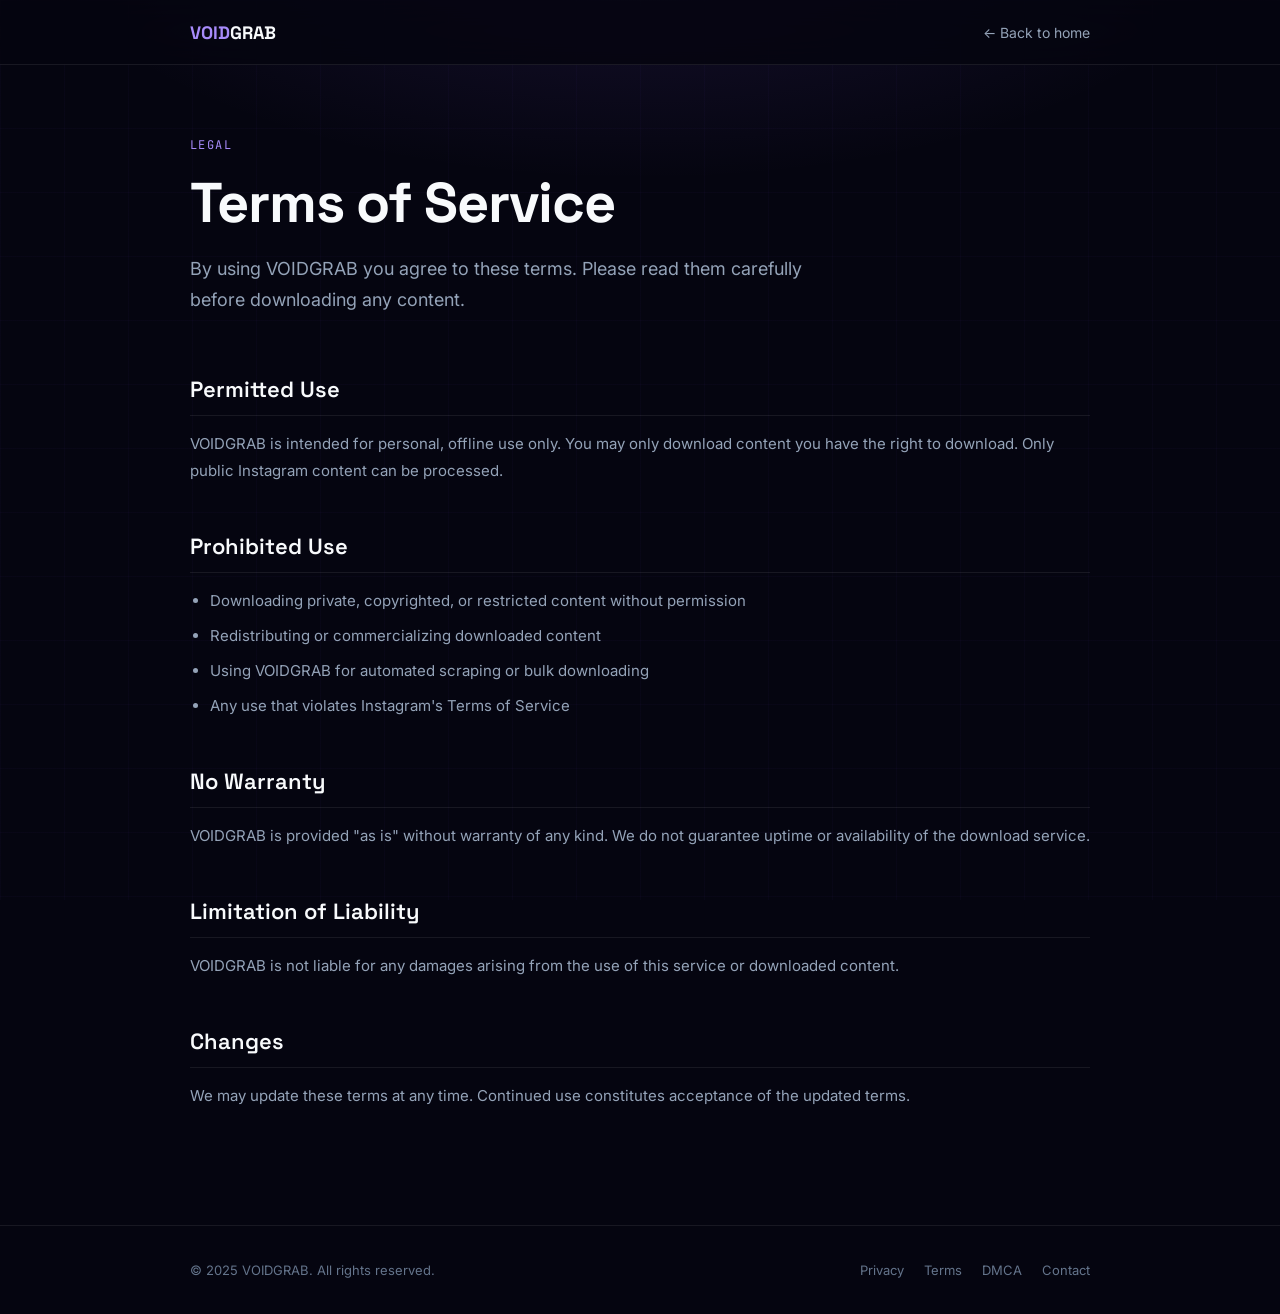
<file: terms.html>
<!DOCTYPE html>
<html lang="en">
<head>
  <meta charset="UTF-8">
  <meta name="viewport" content="width=device-width, initial-scale=1.0">
  <title>Terms of Service — VOIDGRAB</title>
  <meta name="robots" content="noindex">
  <link rel="preconnect" href="https://fonts.googleapis.com">
  <link rel="preconnect" href="https://fonts.gstatic.com" crossorigin>
  <link href="https://fonts.googleapis.com/css2?family=Inter:wght@300;400;500;600;700&family=Space+Grotesk:wght@500;600;700&family=JetBrains+Mono:wght@400;500&display=swap" rel="stylesheet">
  <link rel="stylesheet" href="/legal.css">
</head>
<body>
<div class="bg-base"></div>
<div class="bg-grid"></div>
<header class="nav"><div class="wrap nav-inner">
  <a class="logo" href="/"><span class="logo-v">VOID</span>GRAB</a>
  <a class="nav-back" href="/">← Back to home</a>
</div></header>
<main><div class="wrap">
  <div class="page-eyebrow">Legal</div>
  <h1>Terms of Service</h1>
  <p class="lead">By using VOIDGRAB you agree to these terms. Please read them carefully before downloading any content.</p>
  <div class="content"><h2>Permitted Use</h2><p>VOIDGRAB is intended for personal, offline use only. You may only download content you have the right to download. Only public Instagram content can be processed.</p><h2>Prohibited Use</h2><ul><li>Downloading private, copyrighted, or restricted content without permission</li><li>Redistributing or commercializing downloaded content</li><li>Using VOIDGRAB for automated scraping or bulk downloading</li><li>Any use that violates Instagram's Terms of Service</li></ul><h2>No Warranty</h2><p>VOIDGRAB is provided "as is" without warranty of any kind. We do not guarantee uptime or availability of the download service.</p><h2>Limitation of Liability</h2><p>VOIDGRAB is not liable for any damages arising from the use of this service or downloaded content.</p><h2>Changes</h2><p>We may update these terms at any time. Continued use constitutes acceptance of the updated terms.</p></div>
</div></main>
<footer><div class="wrap footer-inner">
  <span>© 2025 VOIDGRAB. All rights reserved.</span>
  <div class="footer-links-row">
    <a href="/privacy.html">Privacy</a>
    <a href="/terms.html">Terms</a>
    <a href="/dmca.html">DMCA</a>
    <a href="/contact.html">Contact</a>
  </div>
</div></footer>
</body>
</html>
</file>
<file: legal.css>
/* VOIDGRAB Premium Legal Pages CSS */
*, *::before, *::after { box-sizing: border-box; margin: 0; padding: 0; }
:root {
  --bg: #050510; --bg2: #080820; --surface: rgba(255,255,255,0.04);
  --border: rgba(255,255,255,0.08); --border-accent: rgba(139,92,246,0.3);
  --purple: #8b5cf6; --purple-bright: #a78bfa; --cyan: #22d3ee;
  --text: #f8fafc; --text-2: #94a3b8; --text-3: #64748b;
  --font-display: 'Space Grotesk', system-ui, sans-serif;
  --font-body: 'Inter', system-ui, sans-serif;
  --font-mono: 'JetBrains Mono', monospace;
  --radius: 12px;
}
html { scroll-behavior: smooth; }
body { background: var(--bg); color: var(--text); font-family: var(--font-body); -webkit-font-smoothing: antialiased; }
.bg-base { position: fixed; inset: 0; z-index: -2;
  background: radial-gradient(ellipse 80% 50% at 50% -10%, rgba(139,92,246,0.15) 0%, transparent 60%), var(--bg); }
.bg-grid { position: fixed; inset: 0; z-index: -1;
  background-image: linear-gradient(rgba(139,92,246,0.03) 1px, transparent 1px),
    linear-gradient(90deg, rgba(139,92,246,0.03) 1px, transparent 1px);
  background-size: 64px 64px; pointer-events: none; }
.wrap { width: min(900px, calc(100% - 40px)); margin: auto; }
.nav { position: sticky; top: 0; z-index: 50; border-bottom: 1px solid var(--border);
  background: rgba(5,5,16,0.85); backdrop-filter: blur(24px); }
.nav-inner { height: 64px; display: flex; align-items: center; justify-content: space-between; }
.logo { font-family: var(--font-display); font-weight: 700; font-size: 18px; text-decoration: none; color: var(--text); }
.logo-v { color: var(--purple-bright); }
.nav-back { font-size: 14px; color: var(--text-2); text-decoration: none; display: flex; align-items: center; gap: 6px; transition: color 0.2s; }
.nav-back:hover { color: var(--text); }
main { padding: 72px 0 100px; }
.page-eyebrow { font-family: var(--font-mono); font-size: 12px; color: var(--purple-bright); letter-spacing: 0.12em; text-transform: uppercase; margin-bottom: 14px; }
h1 { font-family: var(--font-display); font-size: clamp(32px, 5vw, 56px); font-weight: 700; letter-spacing: -0.02em; margin-bottom: 16px; }
.lead { font-size: 18px; color: var(--text-2); line-height: 1.7; margin-bottom: 60px; max-width: 640px; }
.content h2 { font-family: var(--font-display); font-size: 22px; font-weight: 600; margin: 48px 0 14px; padding-bottom: 12px; border-bottom: 1px solid var(--border); }
.content h2:first-child { margin-top: 0; }
.content p { font-size: 15px; color: var(--text-2); line-height: 1.8; margin-bottom: 16px; }
.content ul, .content ol { padding-left: 20px; margin-bottom: 16px; }
.content li { font-size: 15px; color: var(--text-2); line-height: 1.8; margin-bottom: 8px; }
.content a { color: var(--purple-bright); text-decoration: none; }
.content a:hover { text-decoration: underline; }
footer { border-top: 1px solid var(--border); padding: 36px 0; }
.footer-inner { display: flex; justify-content: space-between; align-items: center; gap: 16px; flex-wrap: wrap; font-size: 13px; color: var(--text-3); }
.footer-inner a { color: var(--text-3); text-decoration: none; }
.footer-inner a:hover { color: var(--text); }
.footer-links-row { display: flex; gap: 20px; flex-wrap: wrap; }
</file>
